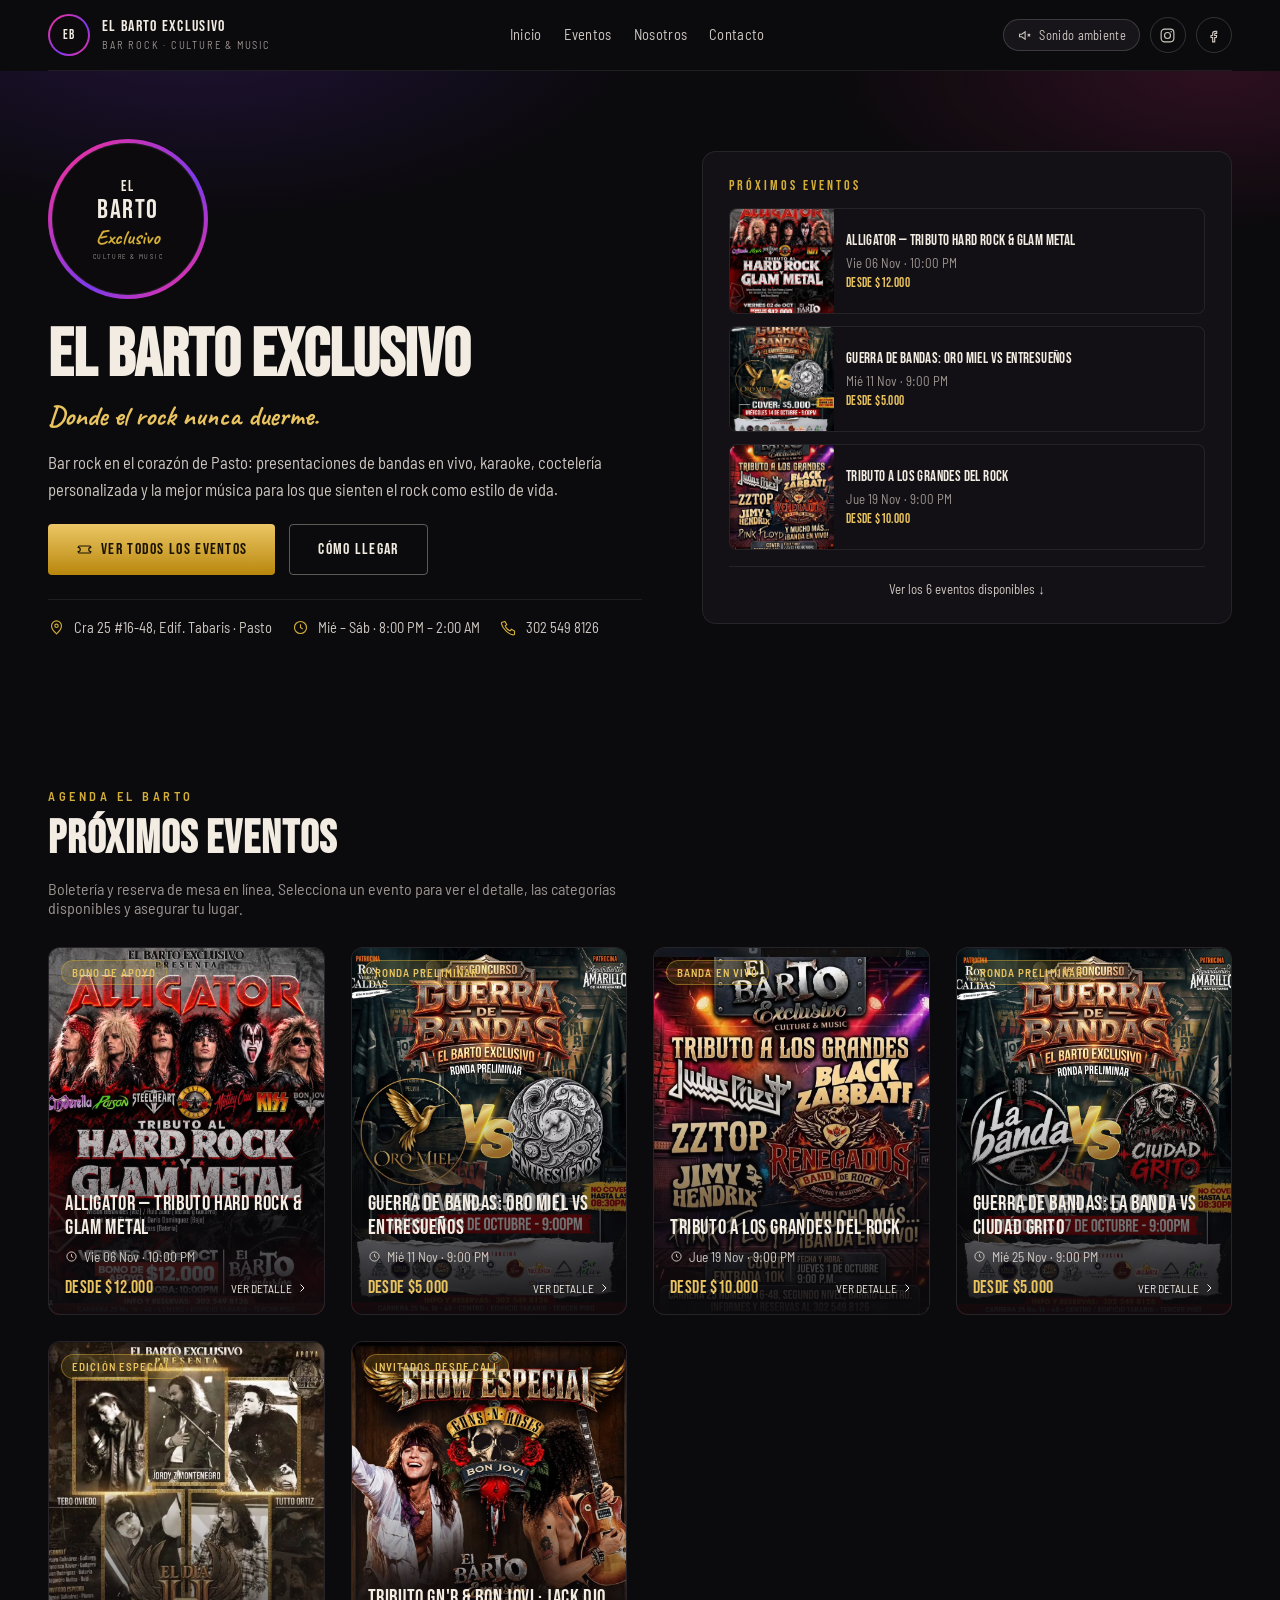
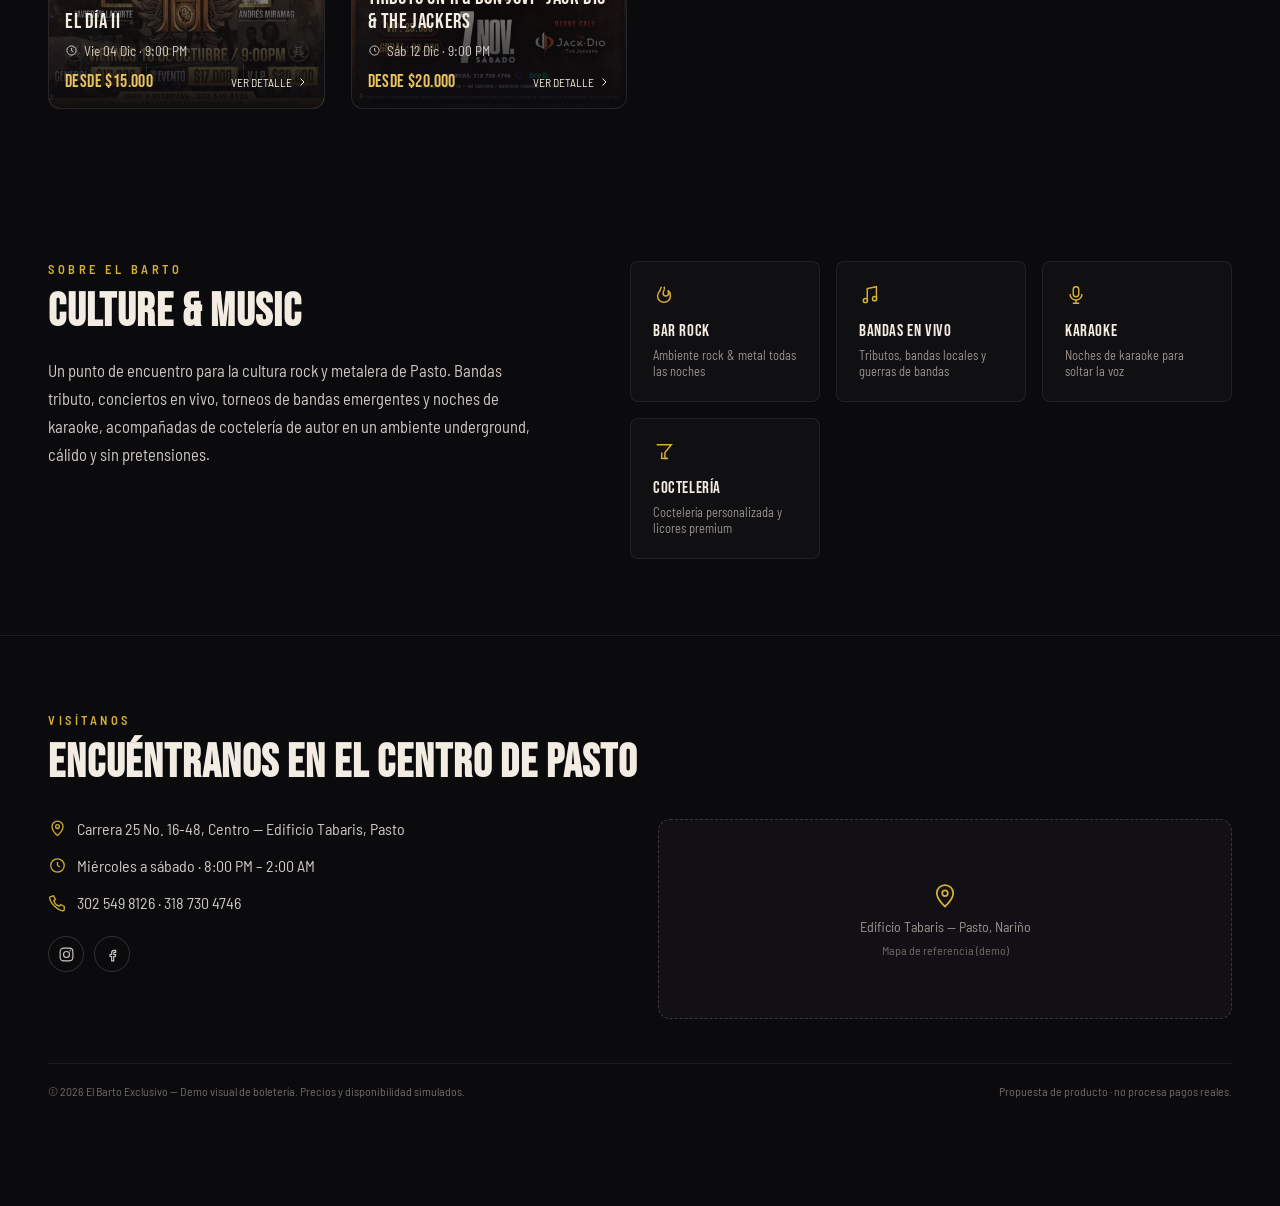
<file: index.html>
<!doctype html>
<html lang="es">
<head>
<meta charset="utf-8">
<meta name="viewport" content="width=device-width, initial-scale=1">
<title>El Barto Exclusivo — Bar Rock, Culture & Music</title>
<meta name="description" content="Demo visual de boletería — El Barto Exclusivo, bar rock en Pasto.">
<link rel="preconnect" href="https://fonts.googleapis.com">
<link href="https://fonts.googleapis.com/css2?family=Bebas+Neue&family=Barlow+Semi+Condensed:ital,wght@0,400;0,500;0,600;0,700;1,500&family=Caveat:wght@600;700&display=swap" rel="stylesheet">
<link rel="stylesheet" href="assets/css/style.css">
</head>
<body>

<header class="container">
  <nav class="nav">
    <a href="index.html" class="brand">
      <div class="badge badge-sm"><div class="badge-inner"><span>EB</span></div></div>
      <div>
        <div class="brand-text-name">EL BARTO EXCLUSIVO</div>
        <div class="brand-text-sub">BAR ROCK · CULTURE &amp; MUSIC</div>
      </div>
    </a>

    <div class="nav-links">
      <a href="#inicio">Inicio</a>
      <a href="#eventos">Eventos</a>
      <a href="#nosotros">Nosotros</a>
      <a href="#contacto">Contacto</a>
    </div>

    <div class="nav-controls">
      <button type="button" class="audio-toggle" data-audio-toggle aria-label="Activar o silenciar música ambiental">
        <svg class="icon-off" viewBox="0 0 24 24" width="15" height="15" fill="none" stroke="currentColor" stroke-width="1.7" aria-hidden="true"><path d="M4 10v4h3.5L13 18V6L7.5 10Z"/><path d="M17 9.5 21 13.5"/><path d="M21 9.5 17 13.5"/></svg>
        <svg class="icon-on" viewBox="0 0 24 24" width="15" height="15" fill="none" stroke="currentColor" stroke-width="1.7" aria-hidden="true"><path d="M4 10v4h3.5L13 18V6L7.5 10Z"/><path d="M16.5 9a4.2 4.2 0 0 1 0 6"/><path d="M19 6.5a8 8 0 0 1 0 11"/></svg>
        <span data-audio-label>Sonido ambiente</span>
      </button>
      <a class="icon-btn" href="https://instagram.com/el_barto_exclusivo" target="_blank" rel="noopener" aria-label="Instagram">
        <svg viewBox="0 0 24 24" width="17" height="17" fill="none" stroke="currentColor" stroke-width="1.6" aria-hidden="true"><rect x="3" y="3" width="18" height="18" rx="5"/><circle cx="12" cy="12" r="4.2"/><circle cx="17.2" cy="6.8" r="1" fill="currentColor" stroke="none"/></svg>
      </a>
      <a class="icon-btn" href="https://www.facebook.com/El-BARTO-Exclusivo-1071219942999122" target="_blank" rel="noopener" aria-label="Facebook">
        <svg viewBox="0 0 24 24" width="17" height="17" fill="none" stroke="currentColor" stroke-width="1.6" aria-hidden="true"><path d="M14 9h2.5V6.2h-2.3c-2.1 0-3.4 1.3-3.4 3.4V12H8.5v2.8h2.3V21h2.9v-6.2h2.3l.4-2.8h-2.7V9.9c0-.6.3-.9.9-.9Z"/></svg>
      </a>
    </div>
  </nav>
</header>

<!-- HERO: mitad marca / mitad eventos destacados -->
<section id="inicio" class="hero">
  <div class="container">
    <div class="hero-grid">

      <div class="hero-main">
        <div class="hero-brand-row">
          <div class="hero-badge">
            <div class="hero-badge-inner">
              <div class="hero-badge-el">EL</div>
              <div class="hero-badge-barto">BARTO</div>
              <div class="hero-badge-excl">Exclusivo</div>
              <div class="hero-badge-tag">CULTURE &amp; MUSIC</div>
            </div>
          </div>
          <div>
            <h1 class="hero-title">EL BARTO EXCLUSIVO</h1>
            <div class="hero-slogan">Donde el rock nunca duerme.</div>
          </div>
        </div>

        <p class="hero-desc">Bar rock en el corazón de Pasto: presentaciones de bandas en vivo, karaoke, coctelería personalizada y la mejor música para los que sienten el rock como estilo de vida.</p>

        <div class="hero-cta">
          <a class="btn btn-gold" href="#eventos">
            <svg viewBox="0 0 24 24" width="17" height="17" fill="none" stroke="currentColor" stroke-width="1.6" aria-hidden="true"><path d="M3 9a2 2 0 0 1 2-2h14a2 2 0 0 1 2 2 2 2 0 0 0 0 6 2 2 0 0 1-2 2H5a2 2 0 0 1-2-2 2 2 0 0 0 0-6Z"/></svg>
            VER TODOS LOS EVENTOS
          </a>
          <a class="btn btn-outline" href="#contacto">CÓMO LLEGAR</a>
        </div>

        <div class="hero-info">
          <div class="info-chip">
            <svg viewBox="0 0 24 24" width="17" height="17" fill="none" stroke="#d4af37" stroke-width="1.6" aria-hidden="true"><path d="M12 21s7-6.1 7-11.4A7 7 0 0 0 5 9.6C5 14.9 12 21 12 21Z"/><circle cx="12" cy="9.6" r="2.4"/></svg>
            Cra 25 #16-48, Edif. Tabaris · Pasto
          </div>
          <div class="info-chip">
            <svg viewBox="0 0 24 24" width="17" height="17" fill="none" stroke="#d4af37" stroke-width="1.6" aria-hidden="true"><circle cx="12" cy="12" r="8.5"/><path d="M12 7.5V12l3.2 2"/></svg>
            Mié – Sáb · 8:00 PM – 2:00 AM
          </div>
          <div class="info-chip">
            <svg viewBox="0 0 24 24" width="17" height="17" fill="none" stroke="#d4af37" stroke-width="1.6" aria-hidden="true"><path d="M7 3.5 9.5 8 7.3 9.8a11 11 0 0 0 6.9 6.9l1.8-2.2 4.5 2.5V21c0 .9-.8 1.6-1.7 1.5C11.8 21.7 2.8 12.7 2 6.2 1.9 5.3 2.6 4.5 3.5 4.5Z"/></svg>
            302 549 8126
          </div>
        </div>
      </div>

      <!-- Próximos eventos visibles de inmediato -->
      <div class="hero-events">
        <div class="hero-events-title">Próximos eventos</div>
        <div class="hero-events-list">
          <a class="mini-card" href="evento-1.html">
            <img src="img/evento_06.png" alt="Alligator — Tributo Hard Rock y Glam Metal">
            <div class="mini-card-body">
              <div class="mini-card-title">Alligator — Tributo Hard Rock &amp; Glam Metal</div>
              <div class="mini-card-date">Vie 06 Nov · 10:00 PM</div>
              <div class="mini-card-price">Desde $12.000</div>
            </div>
          </a>
          <a class="mini-card" href="evento-2.html">
            <img src="img/evento_02.png" alt="Guerra de Bandas: Oro Miel vs Entresueños">
            <div class="mini-card-body">
              <div class="mini-card-title">Guerra de Bandas: Oro Miel vs Entresueños</div>
              <div class="mini-card-date">Mié 11 Nov · 9:00 PM</div>
              <div class="mini-card-price">Desde $5.000</div>
            </div>
          </a>
          <a class="mini-card" href="evento-3.html">
            <img src="img/evento_05.png" alt="Tributo a los Grandes del Rock">
            <div class="mini-card-body">
              <div class="mini-card-title">Tributo a los Grandes del Rock</div>
              <div class="mini-card-date">Jue 19 Nov · 9:00 PM</div>
              <div class="mini-card-price">Desde $10.000</div>
            </div>
          </a>
        </div>
        <a class="hero-events-more" href="#eventos">Ver los 6 eventos disponibles ↓</a>
      </div>

    </div>
  </div>
</section>

<!-- EVENTOS (grid completo) -->
<section id="eventos" class="section">
  <div class="container">
    <div class="section-kicker">Agenda El Barto</div>
    <h2 class="section-title">PRÓXIMOS EVENTOS</h2>
    <p class="section-lead">Boletería y reserva de mesa en línea. Selecciona un evento para ver el detalle, las categorías disponibles y asegurar tu lugar.</p>

    <div class="events-grid">
      <a class="event-card" href="evento-1.html">
        <div class="event-card-media">
          <img src="img/evento_06.png" alt="Alligator — Tributo Hard Rock y Glam Metal">
          <div class="event-card-tag pill">Bono de apoyo</div>
          <div class="event-card-body">
            <div class="event-card-title">Alligator — Tributo Hard Rock &amp; Glam Metal</div>
            <div class="event-card-date">
              <svg viewBox="0 0 24 24" width="13" height="13" fill="none" stroke="#cfc8c2" stroke-width="1.8" aria-hidden="true"><circle cx="12" cy="12" r="8.5"/><path d="M12 7.5V12l3.2 2"/></svg>
              Vie 06 Nov · 10:00 PM
            </div>
            <div class="event-card-foot">
              <span class="event-card-price">Desde $12.000</span>
              <span class="event-card-cta">VER DETALLE
                <svg viewBox="0 0 24 24" width="12" height="12" fill="none" stroke="currentColor" stroke-width="2" aria-hidden="true"><path d="M9 5l7 7-7 7"/></svg>
              </span>
            </div>
          </div>
        </div>
      </a>

      <a class="event-card" href="evento-2.html">
        <div class="event-card-media">
          <img src="img/evento_02.png" alt="Guerra de Bandas: Oro Miel vs Entresueños">
          <div class="event-card-tag pill">Ronda preliminar</div>
          <div class="event-card-body">
            <div class="event-card-title">Guerra de Bandas: Oro Miel vs Entresueños</div>
            <div class="event-card-date">
              <svg viewBox="0 0 24 24" width="13" height="13" fill="none" stroke="#cfc8c2" stroke-width="1.8" aria-hidden="true"><circle cx="12" cy="12" r="8.5"/><path d="M12 7.5V12l3.2 2"/></svg>
              Mié 11 Nov · 9:00 PM
            </div>
            <div class="event-card-foot">
              <span class="event-card-price">Desde $5.000</span>
              <span class="event-card-cta">VER DETALLE
                <svg viewBox="0 0 24 24" width="12" height="12" fill="none" stroke="currentColor" stroke-width="2" aria-hidden="true"><path d="M9 5l7 7-7 7"/></svg>
              </span>
            </div>
          </div>
        </div>
      </a>

      <a class="event-card" href="evento-3.html">
        <div class="event-card-media">
          <img src="img/evento_05.png" alt="Tributo a los Grandes del Rock">
          <div class="event-card-tag pill">Banda en vivo</div>
          <div class="event-card-body">
            <div class="event-card-title">Tributo a los Grandes del Rock</div>
            <div class="event-card-date">
              <svg viewBox="0 0 24 24" width="13" height="13" fill="none" stroke="#cfc8c2" stroke-width="1.8" aria-hidden="true"><circle cx="12" cy="12" r="8.5"/><path d="M12 7.5V12l3.2 2"/></svg>
              Jue 19 Nov · 9:00 PM
            </div>
            <div class="event-card-foot">
              <span class="event-card-price">Desde $10.000</span>
              <span class="event-card-cta">VER DETALLE
                <svg viewBox="0 0 24 24" width="12" height="12" fill="none" stroke="currentColor" stroke-width="2" aria-hidden="true"><path d="M9 5l7 7-7 7"/></svg>
              </span>
            </div>
          </div>
        </div>
      </a>

      <a class="event-card" href="evento-4.html">
        <div class="event-card-media">
          <img src="img/evento_04.png" alt="Guerra de Bandas: La Banda vs Ciudad Grito">
          <div class="event-card-tag pill">Ronda preliminar</div>
          <div class="event-card-body">
            <div class="event-card-title">Guerra de Bandas: La Banda vs Ciudad Grito</div>
            <div class="event-card-date">
              <svg viewBox="0 0 24 24" width="13" height="13" fill="none" stroke="#cfc8c2" stroke-width="1.8" aria-hidden="true"><circle cx="12" cy="12" r="8.5"/><path d="M12 7.5V12l3.2 2"/></svg>
              Mié 25 Nov · 9:00 PM
            </div>
            <div class="event-card-foot">
              <span class="event-card-price">Desde $5.000</span>
              <span class="event-card-cta">VER DETALLE
                <svg viewBox="0 0 24 24" width="12" height="12" fill="none" stroke="currentColor" stroke-width="2" aria-hidden="true"><path d="M9 5l7 7-7 7"/></svg>
              </span>
            </div>
          </div>
        </div>
      </a>

      <a class="event-card" href="evento-5.html">
        <div class="event-card-media">
          <img src="img/evento_01.png" alt="El Día II">
          <div class="event-card-tag pill">Edición especial</div>
          <div class="event-card-body">
            <div class="event-card-title">El Día II</div>
            <div class="event-card-date">
              <svg viewBox="0 0 24 24" width="13" height="13" fill="none" stroke="#cfc8c2" stroke-width="1.8" aria-hidden="true"><circle cx="12" cy="12" r="8.5"/><path d="M12 7.5V12l3.2 2"/></svg>
              Vie 04 Dic · 9:00 PM
            </div>
            <div class="event-card-foot">
              <span class="event-card-price">Desde $15.000</span>
              <span class="event-card-cta">VER DETALLE
                <svg viewBox="0 0 24 24" width="12" height="12" fill="none" stroke="currentColor" stroke-width="2" aria-hidden="true"><path d="M9 5l7 7-7 7"/></svg>
              </span>
            </div>
          </div>
        </div>
      </a>

      <a class="event-card" href="evento-6.html">
        <div class="event-card-media">
          <img src="img/evento_03.png" alt="Tributo a Guns N' Roses y Bon Jovi">
          <div class="event-card-tag pill">Invitados desde Cali</div>
          <div class="event-card-body">
            <div class="event-card-title">Tributo GN'R &amp; Bon Jovi · Jack Dio &amp; The Jackers</div>
            <div class="event-card-date">
              <svg viewBox="0 0 24 24" width="13" height="13" fill="none" stroke="#cfc8c2" stroke-width="1.8" aria-hidden="true"><circle cx="12" cy="12" r="8.5"/><path d="M12 7.5V12l3.2 2"/></svg>
              Sáb 12 Dic · 9:00 PM
            </div>
            <div class="event-card-foot">
              <span class="event-card-price">Desde $20.000</span>
              <span class="event-card-cta">VER DETALLE
                <svg viewBox="0 0 24 24" width="12" height="12" fill="none" stroke="currentColor" stroke-width="2" aria-hidden="true"><path d="M9 5l7 7-7 7"/></svg>
              </span>
            </div>
          </div>
        </div>
      </a>
    </div>
  </div>
</section>

<!-- NOSOTROS -->
<section id="nosotros" class="section">
  <div class="container">
    <div class="about-grid">
      <div class="about-text">
        <div class="section-kicker">Sobre El Barto</div>
        <h2 class="section-title">CULTURE &amp; MUSIC</h2>
        <p>Un punto de encuentro para la cultura rock y metalera de Pasto. Bandas tributo, conciertos en vivo, torneos de bandas emergentes y noches de karaoke, acompañadas de coctelería de autor en un ambiente underground, cálido y sin pretensiones.</p>
      </div>
      <div class="about-chips">
        <div class="chip">
          <svg viewBox="0 0 24 24" width="22" height="22" fill="none" stroke="#d4af37" stroke-width="1.6" aria-hidden="true"><path d="M12 3c2 3-1 4-1 7a3 3 0 0 0 6 0c0-1 0-2-1-3 2 1 3 3.5 3 6a7 7 0 1 1-14 0c0-4 3-5 3-7 0-1.5 1.5-2.5 1.5-2.5"/></svg>
          <div class="chip-title">BAR ROCK</div>
          <div class="chip-sub">Ambiente rock &amp; metal todas las noches</div>
        </div>
        <div class="chip">
          <svg viewBox="0 0 24 24" width="22" height="22" fill="none" stroke="#d4af37" stroke-width="1.6" aria-hidden="true"><path d="M9 18V5l10-2v13"/><circle cx="7" cy="18" r="2.3"/><circle cx="17" cy="16" r="2.3"/></svg>
          <div class="chip-title">BANDAS EN VIVO</div>
          <div class="chip-sub">Tributos, bandas locales y guerras de bandas</div>
        </div>
        <div class="chip">
          <svg viewBox="0 0 24 24" width="22" height="22" fill="none" stroke="#d4af37" stroke-width="1.6" aria-hidden="true"><rect x="9" y="3" width="6" height="11" rx="3"/><path d="M5.5 11a6.5 6.5 0 0 0 13 0"/><path d="M12 17.5V21"/><path d="M8.5 21h7"/></svg>
          <div class="chip-title">KARAOKE</div>
          <div class="chip-sub">Noches de karaoke para soltar la voz</div>
        </div>
        <div class="chip">
          <svg viewBox="0 0 24 24" width="22" height="22" fill="none" stroke="#d4af37" stroke-width="1.6" aria-hidden="true"><path d="M4 4h16l-7 8.5V19h3.5"/><path d="M8.5 19h7"/><path d="M9.5 19V12.5"/></svg>
          <div class="chip-title">COCTELERÍA</div>
          <div class="chip-sub">Coctelería personalizada y licores premium</div>
        </div>
      </div>
    </div>
  </div>
</section>

<!-- CONTACTO -->
<section id="contacto" class="section" style="border-top:1px solid var(--border);">
  <div class="container">
    <div class="section-kicker">Visítanos</div>
    <h2 class="section-title">ENCUÉNTRANOS EN EL CENTRO DE PASTO</h2>

    <div class="contact-grid">
      <div class="contact-col">
        <div class="contact-item">
          <svg viewBox="0 0 24 24" width="19" height="19" fill="none" stroke="#d4af37" stroke-width="1.6" aria-hidden="true"><path d="M12 21s7-6.1 7-11.4A7 7 0 0 0 5 9.6C5 14.9 12 21 12 21Z"/><circle cx="12" cy="9.6" r="2.4"/></svg>
          Carrera 25 No. 16-48, Centro — Edificio Tabaris, Pasto
        </div>
        <div class="contact-item">
          <svg viewBox="0 0 24 24" width="19" height="19" fill="none" stroke="#d4af37" stroke-width="1.6" aria-hidden="true"><circle cx="12" cy="12" r="8.5"/><path d="M12 7.5V12l3.2 2"/></svg>
          Miércoles a sábado · 8:00 PM – 2:00 AM
        </div>
        <div class="contact-item">
          <svg viewBox="0 0 24 24" width="19" height="19" fill="none" stroke="#d4af37" stroke-width="1.6" aria-hidden="true"><path d="M7 3.5 9.5 8 7.3 9.8a11 11 0 0 0 6.9 6.9l1.8-2.2 4.5 2.5V21c0 .9-.8 1.6-1.7 1.5C11.8 21.7 2.8 12.7 2 6.2 1.9 5.3 2.6 4.5 3.5 4.5Z"/></svg>
          302 549 8126 · 318 730 4746
        </div>
        <div class="contact-socials">
          <a class="icon-btn" href="https://instagram.com/el_barto_exclusivo" target="_blank" rel="noopener" aria-label="Instagram">
            <svg viewBox="0 0 24 24" width="17" height="17" fill="none" stroke="currentColor" stroke-width="1.6" aria-hidden="true"><rect x="3" y="3" width="18" height="18" rx="5"/><circle cx="12" cy="12" r="4.2"/><circle cx="17.2" cy="6.8" r="1" fill="currentColor" stroke="none"/></svg>
          </a>
          <a class="icon-btn" href="https://www.facebook.com/El-BARTO-Exclusivo-1071219942999122" target="_blank" rel="noopener" aria-label="Facebook">
            <svg viewBox="0 0 24 24" width="17" height="17" fill="none" stroke="currentColor" stroke-width="1.6" aria-hidden="true"><path d="M14 9h2.5V6.2h-2.3c-2.1 0-3.4 1.3-3.4 3.4V12H8.5v2.8h2.3V21h2.9v-6.2h2.3l.4-2.8h-2.7V9.9c0-.6.3-.9.9-.9Z"/></svg>
          </a>
        </div>
      </div>

      <div class="map-box">
        <svg viewBox="0 0 24 24" width="28" height="28" fill="none" stroke="#d4af37" stroke-width="1.5" aria-hidden="true"><path d="M12 21s7-6.1 7-11.4A7 7 0 0 0 5 9.6C5 14.9 12 21 12 21Z"/><circle cx="12" cy="9.6" r="2.4"/></svg>
        <div style="font-size:14px;">Edificio Tabaris — Pasto, Nariño</div>
        <div style="font-size:12px;color:var(--text-faint);">Mapa de referencia (demo)</div>
      </div>
    </div>

    <div class="footer-bar">
      <div>© 2026 El Barto Exclusivo — Demo visual de boletería. Precios y disponibilidad simulados.</div>
      <div>Propuesta de producto · no procesa pagos reales.</div>
    </div>
  </div>
</section>

<script src="assets/js/app.js"></script>
<script>document.addEventListener('DOMContentLoaded', function () { ElBarto.initAmbientAudio(); });</script>
</body>
</html>
</file>
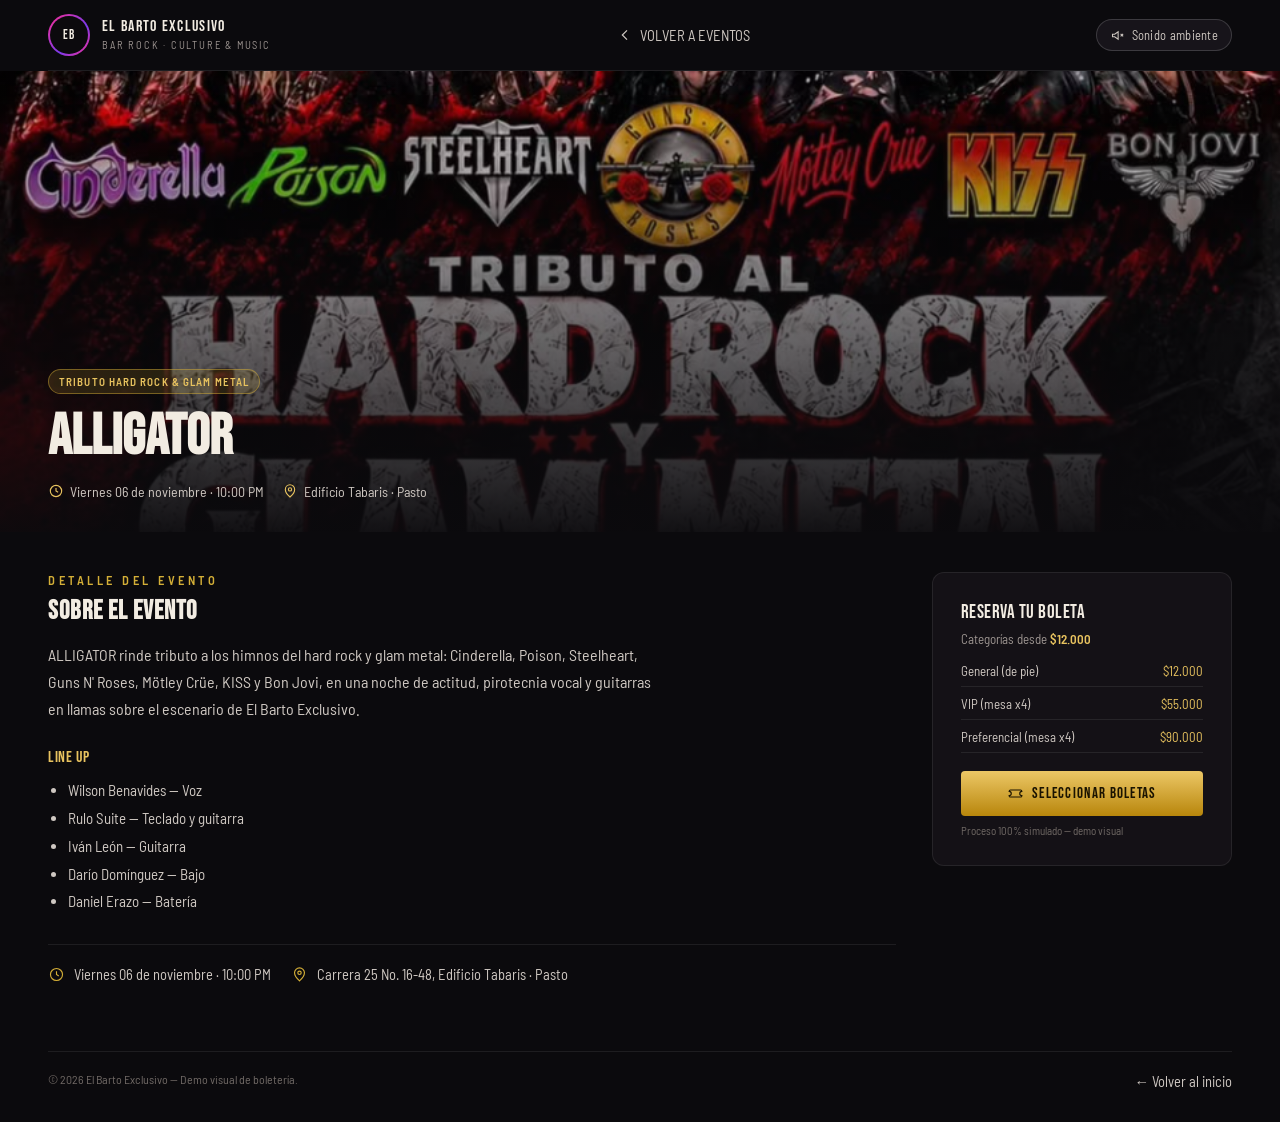
<file: evento-1.html>
<!doctype html>
<html lang="es">
<head>
<meta charset="utf-8">
<meta name="viewport" content="width=device-width, initial-scale=1">
<title>Alligator — Tributo Hard Rock &amp; Glam Metal | El Barto Exclusivo</title>
<link rel="preconnect" href="https://fonts.googleapis.com">
<link href="https://fonts.googleapis.com/css2?family=Bebas+Neue&family=Barlow+Semi+Condensed:ital,wght@0,400;0,500;0,600;0,700;1,500&family=Caveat:wght@600;700&display=swap" rel="stylesheet">
<link rel="stylesheet" href="assets/css/style.css">
</head>
<body>

<header class="container">
  <nav class="nav">
    <a href="index.html" class="brand">
      <div class="badge badge-sm"><div class="badge-inner"><span>EB</span></div></div>
      <div>
        <div class="brand-text-name">EL BARTO EXCLUSIVO</div>
        <div class="brand-text-sub">BAR ROCK · CULTURE &amp; MUSIC</div>
      </div>
    </a>

    <a href="index.html" class="back-link">
      <svg viewBox="0 0 24 24" width="16" height="16" fill="none" stroke="currentColor" stroke-width="1.8" aria-hidden="true"><path d="M15 5 8 12l7 7"/></svg>
      VOLVER A EVENTOS
    </a>

    <div class="nav-controls">
      <button type="button" class="audio-toggle" data-audio-toggle aria-label="Activar o silenciar música ambiental">
        <svg class="icon-off" viewBox="0 0 24 24" width="15" height="15" fill="none" stroke="currentColor" stroke-width="1.7" aria-hidden="true"><path d="M4 10v4h3.5L13 18V6L7.5 10Z"/><path d="M17 9.5 21 13.5"/><path d="M21 9.5 17 13.5"/></svg>
        <svg class="icon-on" viewBox="0 0 24 24" width="15" height="15" fill="none" stroke="currentColor" stroke-width="1.7" aria-hidden="true"><path d="M4 10v4h3.5L13 18V6L7.5 10Z"/><path d="M16.5 9a4.2 4.2 0 0 1 0 6"/><path d="M19 6.5a8 8 0 0 1 0 11"/></svg>
        <span data-audio-label>Sonido ambiente</span>
      </button>
    </div>
  </nav>
</header>

<div class="detail-hero">
  <img src="img/evento_06.png" alt="Alligator — Tributo Hard Rock y Glam Metal">
  <div class="detail-hero-content">
    <span class="pill">Tributo Hard Rock &amp; Glam Metal</span>
    <h1 class="detail-title">ALLIGATOR</h1>
    <div class="detail-meta">
      <span><svg viewBox="0 0 24 24" width="16" height="16" fill="none" stroke="#e8c35f" stroke-width="1.7" aria-hidden="true"><circle cx="12" cy="12" r="8.5"/><path d="M12 7.5V12l3.2 2"/></svg>Viernes 06 de noviembre · 10:00 PM</span>
      <span><svg viewBox="0 0 24 24" width="16" height="16" fill="none" stroke="#e8c35f" stroke-width="1.7" aria-hidden="true"><path d="M12 21s7-6.1 7-11.4A7 7 0 0 0 5 9.6C5 14.9 12 21 12 21Z"/><circle cx="12" cy="9.6" r="2.4"/></svg>Edificio Tabaris · Pasto</span>
    </div>
  </div>
</div>

<main class="container">
  <div class="detail-grid">
    <div class="detail-main">
      <div class="section-kicker">Detalle del evento</div>
      <h2 class="section-title" style="font-size:26px;">SOBRE EL EVENTO</h2>
      <p class="lead">ALLIGATOR rinde tributo a los himnos del hard rock y glam metal: Cinderella, Poison, Steelheart, Guns N' Roses, Mötley Crüe, KISS y Bon Jovi, en una noche de actitud, pirotecnia vocal y guitarras en llamas sobre el escenario de El Barto Exclusivo.</p>

      <div class="lineup-title">LINE UP</div>
      <ul class="lineup-list">
        <li>Wilson Benavides — Voz</li>
        <li>Rulo Suite — Teclado y guitarra</li>
        <li>Iván León — Guitarra</li>
        <li>Darío Domínguez — Bajo</li>
        <li>Daniel Erazo — Batería</li>
      </ul>

      <div class="detail-info-row">
        <div class="info-chip"><svg viewBox="0 0 24 24" width="17" height="17" fill="none" stroke="#d4af37" stroke-width="1.6" aria-hidden="true"><circle cx="12" cy="12" r="8.5"/><path d="M12 7.5V12l3.2 2"/></svg>Viernes 06 de noviembre · 10:00 PM</div>
        <div class="info-chip"><svg viewBox="0 0 24 24" width="17" height="17" fill="none" stroke="#d4af37" stroke-width="1.6" aria-hidden="true"><path d="M12 21s7-6.1 7-11.4A7 7 0 0 0 5 9.6C5 14.9 12 21 12 21Z"/><circle cx="12" cy="9.6" r="2.4"/></svg>Carrera 25 No. 16-48, Edificio Tabaris · Pasto</div>
      </div>
    </div>

    <div class="detail-side">
      <div class="reserve-card">
        <div class="reserve-title">RESERVA TU BOLETA</div>
        <div class="reserve-sub">Categorías desde <strong data-price-from>$0</strong></div>
        <ul class="reserve-list" id="reserveList">
          <li><span>General (de pie)</span><span>$12.000</span></li>
          <li><span>VIP (mesa x4)</span><span>$55.000</span></li>
          <li><span>Preferencial (mesa x4)</span><span>$90.000</span></li>
        </ul>
        <button type="button" class="btn btn-gold" data-open-booking>
          <svg viewBox="0 0 24 24" width="17" height="17" fill="none" stroke="currentColor" stroke-width="1.6" aria-hidden="true"><path d="M3 9a2 2 0 0 1 2-2h14a2 2 0 0 1 2 2 2 2 0 0 0 0 6 2 2 0 0 1-2 2H5a2 2 0 0 1-2-2 2 2 0 0 0 0-6Z"/></svg>
          SELECCIONAR BOLETAS
        </button>
        <div class="reserve-note">Proceso 100% simulado — demo visual</div>
      </div>
    </div>
  </div>

  <div class="footer-bar">
    <div>© 2026 El Barto Exclusivo — Demo visual de boletería.</div>
    <a href="index.html" class="back-link">← Volver al inicio</a>
  </div>
</main>

<!-- Flujo de reserva / pago (simulado) — vista completa, no un modal pequeño -->
<div class="modal-overlay" id="bookingModal" hidden>
  <div class="booking-header">
    <div>
      <div class="step-label">Selecciona tu ubicación</div>
      <div class="booking-event-name" id="modalEventName"></div>
    </div>
    <button type="button" class="modal-close" id="modalClose" aria-label="Cerrar">
      <svg viewBox="0 0 24 24" width="18" height="18" fill="none" stroke="currentColor" stroke-width="1.8" aria-hidden="true"><path d="M6 6l12 12M18 6 6 18"/></svg>
    </button>
  </div>

  <div class="booking-body">
    <div class="modal-step wide" id="stepBooking">
      <div class="step-label">Paso 1 de 3 · Mapa del evento</div>
      <h3 class="modal-title">ELIGE TU UBICACIÓN</h3>
      <div class="modal-subtitle">Toca una mesa o una zona para ver disponibilidad y precio. Entre más cerca de la tarima, mayor la categoría.</div>

      <div class="venue-map" id="venueMap"></div>

      <div class="venue-footer">
        <div class="qty-row" id="qtyRow" hidden>
          <div class="qty-label">Cantidad de boletas</div>
          <div class="qty-control">
            <button type="button" class="qty-btn" id="qtyDec">−</button>
            <span class="qty-value" id="qtyValue">1</span>
            <button type="button" class="qty-btn" id="qtyInc">+</button>
          </div>
        </div>

        <div class="venue-legend">
          <span><i style="background:transparent;border-color:rgba(212,175,55,.6)"></i>Disponible</span>
          <span><i style="background:#1c181c;border-color:rgba(255,255,255,.08)"></i>Ocupada</span>
          <span><i style="background:#d4af37;border-color:#d4af37"></i>Seleccionada</span>
        </div>

        <div class="subtotal-row">
          <div>
            <div class="subtotal-label">Subtotal</div>
            <div class="subtotal-value" id="subtotalValue">$0</div>
          </div>
          <button type="button" class="btn btn-gold" id="goPaymentBtn" disabled>CONTINUAR AL PAGO</button>
        </div>
      </div>
    </div>

    <div class="modal-step narrow" id="stepPayment" hidden>
      <div class="step-label">Paso 2 de 3 · Pago</div>
      <h3 class="modal-title">DATOS DEL CLIENTE</h3>
      <div class="modal-note">Simulación de pago — no se procesa ningún cobro real.</div>

      <div class="form-fields">
        <label class="field">Nombre completo<input type="text" id="custName" placeholder="Nombre y apellido"></label>
        <label class="field">Correo electrónico<input type="email" id="custEmail" placeholder="correo@ejemplo.com"></label>
        <label class="field">Teléfono (opcional)<input type="tel" id="custPhone" placeholder="300 000 0000"></label>
      </div>

      <div class="summary-card">
        <div class="summary-row"><span id="summaryLine"></span><span id="summaryPrice"></span></div>
        <div class="summary-row small"><span>Servicio</span><span>$0</span></div>
        <div class="summary-row total"><span>TOTAL</span><span id="summaryTotal"></span></div>
      </div>

      <div class="modal-actions">
        <button type="button" class="btn btn-outline" id="backToBookingBtn">VOLVER</button>
        <button type="button" class="btn btn-gold" id="payBtn">PAGAR</button>
      </div>
    </div>

    <div class="modal-step narrow" id="stepProcessing" hidden>
      <div class="processing">
        <div class="spinner"></div>
        <div class="processing-text">Procesando pago...</div>
      </div>
    </div>

    <div class="modal-step narrow" id="stepConfirmation" hidden>
      <div class="step-label center">Paso 3 de 3 · Confirmación</div>
      <div class="confirm-head">
        <div class="confirm-icon">
          <svg viewBox="0 0 24 24" width="30" height="30" fill="none" stroke="#e8c35f" stroke-width="1.8" aria-hidden="true"><circle cx="12" cy="12" r="9.5"/><path d="M8 12.2l2.6 2.6L16.2 9"/></svg>
        </div>
        <h3 class="modal-title">¡PAGO PROCESADO CON ÉXITO!</h3>
        <div class="modal-note">Tu reserva ha sido confirmada (simulación).</div>
      </div>

      <div class="ticket-card">
        <div class="ticket-qr"></div>
        <div>
          <div class="ticket-event" id="ticketEvent"></div>
          <div class="ticket-date" id="ticketDate"></div>
          <div class="ticket-summary" id="ticketSummary"></div>
          <div class="ticket-code" id="ticketCode"></div>
        </div>
      </div>

      <div class="modal-actions">
        <button type="button" class="btn btn-outline" id="backToDetailBtn">VOLVER AL EVENTO</button>
        <a class="btn btn-gold" href="index.html">IR AL INICIO</a>
      </div>
    </div>
  </div>
</div>

<script src="assets/js/app.js"></script>
<script>
document.addEventListener('DOMContentLoaded', function () {
  ElBarto.initAmbientAudio();
  ElBarto.initBooking({
    title: "Alligator — Tributo Hard Rock & Glam Metal",
    shortTitle: "ALLIGATOR",
    dateLabel: "Viernes 06 de noviembre · 10:00 PM",
    code: "EB-00118",
    zones: [
      { id: 'preferencial', name: 'Preferencial', price: 90000, desc: 'Mesas junto a la tarima (4 personas)', type: 'tables', tablesCount: 5, tablesReserved: [2, 4] },
      { id: 'vip', name: 'VIP', price: 55000, desc: 'Mesas laterales con buena vista (4 personas)', type: 'tables', tablesCount: 7, tablesReserved: [1, 5, 6] },
      { id: 'general', name: 'General', price: 12000, desc: 'Zona de pie, al fondo del recinto', type: 'zone', availLabel: 'Disponible' }
    ]
  });
});
</script>
</body>
</html>
</file>
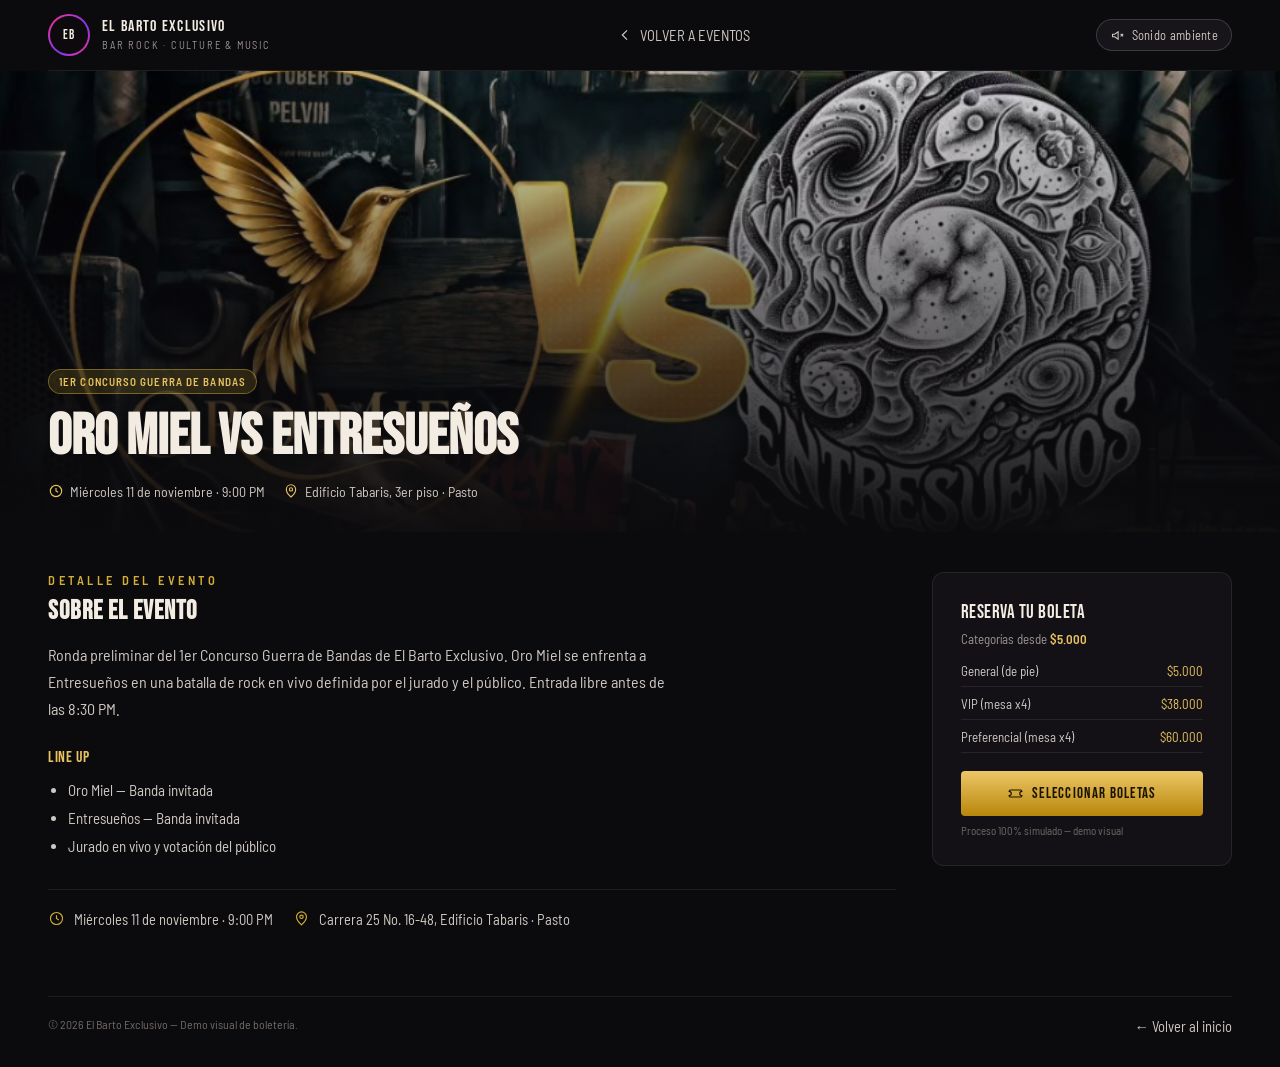
<file: evento-2.html>
<!doctype html>
<html lang="es">
<head>
<meta charset="utf-8">
<meta name="viewport" content="width=device-width, initial-scale=1">
<title>Guerra de Bandas: Oro Miel vs Entresueños | El Barto Exclusivo</title>
<link rel="preconnect" href="https://fonts.googleapis.com">
<link href="https://fonts.googleapis.com/css2?family=Bebas+Neue&family=Barlow+Semi+Condensed:ital,wght@0,400;0,500;0,600;0,700;1,500&family=Caveat:wght@600;700&display=swap" rel="stylesheet">
<link rel="stylesheet" href="assets/css/style.css">
</head>
<body>

<header class="container">
  <nav class="nav">
    <a href="index.html" class="brand">
      <div class="badge badge-sm"><div class="badge-inner"><span>EB</span></div></div>
      <div>
        <div class="brand-text-name">EL BARTO EXCLUSIVO</div>
        <div class="brand-text-sub">BAR ROCK · CULTURE &amp; MUSIC</div>
      </div>
    </a>

    <a href="index.html" class="back-link">
      <svg viewBox="0 0 24 24" width="16" height="16" fill="none" stroke="currentColor" stroke-width="1.8" aria-hidden="true"><path d="M15 5 8 12l7 7"/></svg>
      VOLVER A EVENTOS
    </a>

    <div class="nav-controls">
      <button type="button" class="audio-toggle" data-audio-toggle aria-label="Activar o silenciar música ambiental">
        <svg class="icon-off" viewBox="0 0 24 24" width="15" height="15" fill="none" stroke="currentColor" stroke-width="1.7" aria-hidden="true"><path d="M4 10v4h3.5L13 18V6L7.5 10Z"/><path d="M17 9.5 21 13.5"/><path d="M21 9.5 17 13.5"/></svg>
        <svg class="icon-on" viewBox="0 0 24 24" width="15" height="15" fill="none" stroke="currentColor" stroke-width="1.7" aria-hidden="true"><path d="M4 10v4h3.5L13 18V6L7.5 10Z"/><path d="M16.5 9a4.2 4.2 0 0 1 0 6"/><path d="M19 6.5a8 8 0 0 1 0 11"/></svg>
        <span data-audio-label>Sonido ambiente</span>
      </button>
    </div>
  </nav>
</header>

<div class="detail-hero">
  <img src="img/evento_02.png" alt="Guerra de Bandas: Oro Miel vs Entresueños">
  <div class="detail-hero-content">
    <span class="pill">1er Concurso Guerra de Bandas</span>
    <h1 class="detail-title">ORO MIEL VS ENTRESUEÑOS</h1>
    <div class="detail-meta">
      <span><svg viewBox="0 0 24 24" width="16" height="16" fill="none" stroke="#e8c35f" stroke-width="1.7" aria-hidden="true"><circle cx="12" cy="12" r="8.5"/><path d="M12 7.5V12l3.2 2"/></svg>Miércoles 11 de noviembre · 9:00 PM</span>
      <span><svg viewBox="0 0 24 24" width="16" height="16" fill="none" stroke="#e8c35f" stroke-width="1.7" aria-hidden="true"><path d="M12 21s7-6.1 7-11.4A7 7 0 0 0 5 9.6C5 14.9 12 21 12 21Z"/><circle cx="12" cy="9.6" r="2.4"/></svg>Edificio Tabaris, 3er piso · Pasto</span>
    </div>
  </div>
</div>

<main class="container">
  <div class="detail-grid">
    <div class="detail-main">
      <div class="section-kicker">Detalle del evento</div>
      <h2 class="section-title" style="font-size:26px;">SOBRE EL EVENTO</h2>
      <p class="lead">Ronda preliminar del 1er Concurso Guerra de Bandas de El Barto Exclusivo. Oro Miel se enfrenta a Entresueños en una batalla de rock en vivo definida por el jurado y el público. Entrada libre antes de las 8:30 PM.</p>

      <div class="lineup-title">LINE UP</div>
      <ul class="lineup-list">
        <li>Oro Miel — Banda invitada</li>
        <li>Entresueños — Banda invitada</li>
        <li>Jurado en vivo y votación del público</li>
      </ul>

      <div class="detail-info-row">
        <div class="info-chip"><svg viewBox="0 0 24 24" width="17" height="17" fill="none" stroke="#d4af37" stroke-width="1.6" aria-hidden="true"><circle cx="12" cy="12" r="8.5"/><path d="M12 7.5V12l3.2 2"/></svg>Miércoles 11 de noviembre · 9:00 PM</div>
        <div class="info-chip"><svg viewBox="0 0 24 24" width="17" height="17" fill="none" stroke="#d4af37" stroke-width="1.6" aria-hidden="true"><path d="M12 21s7-6.1 7-11.4A7 7 0 0 0 5 9.6C5 14.9 12 21 12 21Z"/><circle cx="12" cy="9.6" r="2.4"/></svg>Carrera 25 No. 16-48, Edificio Tabaris · Pasto</div>
      </div>
    </div>

    <div class="detail-side">
      <div class="reserve-card">
        <div class="reserve-title">RESERVA TU BOLETA</div>
        <div class="reserve-sub">Categorías desde <strong data-price-from>$0</strong></div>
        <ul class="reserve-list" id="reserveList">
          <li><span>General (de pie)</span><span>$5.000</span></li>
          <li><span>VIP (mesa x4)</span><span>$38.000</span></li>
          <li><span>Preferencial (mesa x4)</span><span>$60.000</span></li>
        </ul>
        <button type="button" class="btn btn-gold" data-open-booking>
          <svg viewBox="0 0 24 24" width="17" height="17" fill="none" stroke="currentColor" stroke-width="1.6" aria-hidden="true"><path d="M3 9a2 2 0 0 1 2-2h14a2 2 0 0 1 2 2 2 2 0 0 0 0 6 2 2 0 0 1-2 2H5a2 2 0 0 1-2-2 2 2 0 0 0 0-6Z"/></svg>
          SELECCIONAR BOLETAS
        </button>
        <div class="reserve-note">Proceso 100% simulado — demo visual</div>
      </div>
    </div>
  </div>

  <div class="footer-bar">
    <div>© 2026 El Barto Exclusivo — Demo visual de boletería.</div>
    <a href="index.html" class="back-link">← Volver al inicio</a>
  </div>
</main>

<div class="modal-overlay" id="bookingModal" hidden>
  <div class="booking-header">
    <div>
      <div class="step-label">Selecciona tu ubicación</div>
      <div class="booking-event-name" id="modalEventName"></div>
    </div>
    <button type="button" class="modal-close" id="modalClose" aria-label="Cerrar">
      <svg viewBox="0 0 24 24" width="18" height="18" fill="none" stroke="currentColor" stroke-width="1.8" aria-hidden="true"><path d="M6 6l12 12M18 6 6 18"/></svg>
    </button>
  </div>

  <div class="booking-body">
    <div class="modal-step wide" id="stepBooking">
      <div class="step-label">Paso 1 de 3 · Mapa del evento</div>
      <h3 class="modal-title">ELIGE TU UBICACIÓN</h3>
      <div class="modal-subtitle">Toca una mesa o una zona para ver disponibilidad y precio. Entre más cerca de la tarima, mayor la categoría.</div>

      <div class="venue-map" id="venueMap"></div>

      <div class="venue-footer">
        <div class="qty-row" id="qtyRow" hidden>
          <div class="qty-label">Cantidad de boletas</div>
          <div class="qty-control">
            <button type="button" class="qty-btn" id="qtyDec">−</button>
            <span class="qty-value" id="qtyValue">1</span>
            <button type="button" class="qty-btn" id="qtyInc">+</button>
          </div>
        </div>

        <div class="venue-legend">
          <span><i style="background:transparent;border-color:rgba(212,175,55,.6)"></i>Disponible</span>
          <span><i style="background:#1c181c;border-color:rgba(255,255,255,.08)"></i>Ocupada</span>
          <span><i style="background:#d4af37;border-color:#d4af37"></i>Seleccionada</span>
        </div>

        <div class="subtotal-row">
          <div>
            <div class="subtotal-label">Subtotal</div>
            <div class="subtotal-value" id="subtotalValue">$0</div>
          </div>
          <button type="button" class="btn btn-gold" id="goPaymentBtn" disabled>CONTINUAR AL PAGO</button>
        </div>
      </div>
    </div>

    <div class="modal-step narrow" id="stepPayment" hidden>
      <div class="step-label">Paso 2 de 3 · Pago</div>
      <h3 class="modal-title">DATOS DEL CLIENTE</h3>
      <div class="modal-note">Simulación de pago — no se procesa ningún cobro real.</div>

      <div class="form-fields">
        <label class="field">Nombre completo<input type="text" id="custName" placeholder="Nombre y apellido"></label>
        <label class="field">Correo electrónico<input type="email" id="custEmail" placeholder="correo@ejemplo.com"></label>
        <label class="field">Teléfono (opcional)<input type="tel" id="custPhone" placeholder="300 000 0000"></label>
      </div>

      <div class="summary-card">
        <div class="summary-row"><span id="summaryLine"></span><span id="summaryPrice"></span></div>
        <div class="summary-row small"><span>Servicio</span><span>$0</span></div>
        <div class="summary-row total"><span>TOTAL</span><span id="summaryTotal"></span></div>
      </div>

      <div class="modal-actions">
        <button type="button" class="btn btn-outline" id="backToBookingBtn">VOLVER</button>
        <button type="button" class="btn btn-gold" id="payBtn">PAGAR</button>
      </div>
    </div>

    <div class="modal-step narrow" id="stepProcessing" hidden>
      <div class="processing">
        <div class="spinner"></div>
        <div class="processing-text">Procesando pago...</div>
      </div>
    </div>

    <div class="modal-step narrow" id="stepConfirmation" hidden>
      <div class="step-label center">Paso 3 de 3 · Confirmación</div>
      <div class="confirm-head">
        <div class="confirm-icon">
          <svg viewBox="0 0 24 24" width="30" height="30" fill="none" stroke="#e8c35f" stroke-width="1.8" aria-hidden="true"><circle cx="12" cy="12" r="9.5"/><path d="M8 12.2l2.6 2.6L16.2 9"/></svg>
        </div>
        <h3 class="modal-title">¡PAGO PROCESADO CON ÉXITO!</h3>
        <div class="modal-note">Tu reserva ha sido confirmada (simulación).</div>
      </div>

      <div class="ticket-card">
        <div class="ticket-qr"></div>
        <div>
          <div class="ticket-event" id="ticketEvent"></div>
          <div class="ticket-date" id="ticketDate"></div>
          <div class="ticket-summary" id="ticketSummary"></div>
          <div class="ticket-code" id="ticketCode"></div>
        </div>
      </div>

      <div class="modal-actions">
        <button type="button" class="btn btn-outline" id="backToDetailBtn">VOLVER AL EVENTO</button>
        <a class="btn btn-gold" href="index.html">IR AL INICIO</a>
      </div>
    </div>
  </div>
</div>

<script src="assets/js/app.js"></script>
<script>
document.addEventListener('DOMContentLoaded', function () {
  ElBarto.initAmbientAudio();
  ElBarto.initBooking({
    title: "Guerra de Bandas: Oro Miel vs Entresueños",
    shortTitle: "GUERRA DE BANDAS",
    dateLabel: "Miércoles 11 de noviembre · 9:00 PM",
    code: "EB-00142",
    zones: [
      { id: 'preferencial', name: 'Preferencial', price: 60000, desc: 'Mesas junto a la tarima (4 personas)', type: 'tables', tablesCount: 4, tablesReserved: [2] },
      { id: 'vip', name: 'VIP', price: 38000, desc: 'Mesas laterales con buena vista (4 personas)', type: 'tables', tablesCount: 6, tablesReserved: [1, 3, 4, 5, 6] },
      { id: 'general', name: 'General', price: 5000, desc: 'Zona de pie, al fondo del recinto', type: 'zone', availLabel: 'Disponible' }
    ]
  });
});
</script>
</body>
</html>
</file>
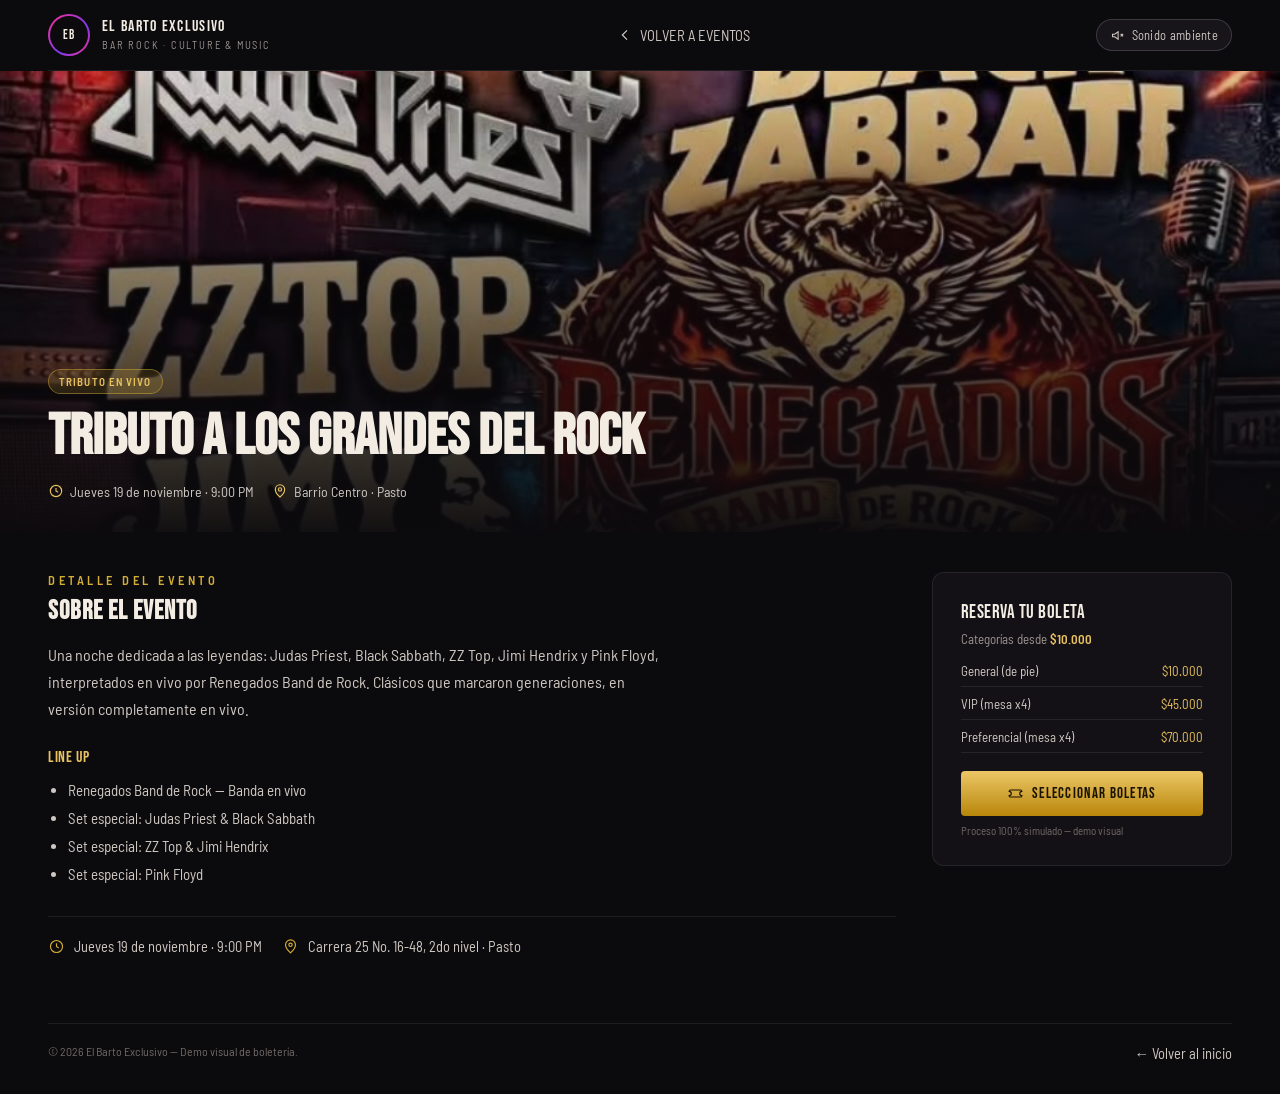
<file: evento-3.html>
<!doctype html>
<html lang="es">
<head>
<meta charset="utf-8">
<meta name="viewport" content="width=device-width, initial-scale=1">
<title>Tributo a los Grandes del Rock | El Barto Exclusivo</title>
<link rel="preconnect" href="https://fonts.googleapis.com">
<link href="https://fonts.googleapis.com/css2?family=Bebas+Neue&family=Barlow+Semi+Condensed:ital,wght@0,400;0,500;0,600;0,700;1,500&family=Caveat:wght@600;700&display=swap" rel="stylesheet">
<link rel="stylesheet" href="assets/css/style.css">
</head>
<body>

<header class="container">
  <nav class="nav">
    <a href="index.html" class="brand">
      <div class="badge badge-sm"><div class="badge-inner"><span>EB</span></div></div>
      <div>
        <div class="brand-text-name">EL BARTO EXCLUSIVO</div>
        <div class="brand-text-sub">BAR ROCK · CULTURE &amp; MUSIC</div>
      </div>
    </a>

    <a href="index.html" class="back-link">
      <svg viewBox="0 0 24 24" width="16" height="16" fill="none" stroke="currentColor" stroke-width="1.8" aria-hidden="true"><path d="M15 5 8 12l7 7"/></svg>
      VOLVER A EVENTOS
    </a>

    <div class="nav-controls">
      <button type="button" class="audio-toggle" data-audio-toggle aria-label="Activar o silenciar música ambiental">
        <svg class="icon-off" viewBox="0 0 24 24" width="15" height="15" fill="none" stroke="currentColor" stroke-width="1.7" aria-hidden="true"><path d="M4 10v4h3.5L13 18V6L7.5 10Z"/><path d="M17 9.5 21 13.5"/><path d="M21 9.5 17 13.5"/></svg>
        <svg class="icon-on" viewBox="0 0 24 24" width="15" height="15" fill="none" stroke="currentColor" stroke-width="1.7" aria-hidden="true"><path d="M4 10v4h3.5L13 18V6L7.5 10Z"/><path d="M16.5 9a4.2 4.2 0 0 1 0 6"/><path d="M19 6.5a8 8 0 0 1 0 11"/></svg>
        <span data-audio-label>Sonido ambiente</span>
      </button>
    </div>
  </nav>
</header>

<div class="detail-hero">
  <img src="img/evento_05.png" alt="Tributo a los Grandes del Rock">
  <div class="detail-hero-content">
    <span class="pill">Tributo en vivo</span>
    <h1 class="detail-title">TRIBUTO A LOS GRANDES DEL ROCK</h1>
    <div class="detail-meta">
      <span><svg viewBox="0 0 24 24" width="16" height="16" fill="none" stroke="#e8c35f" stroke-width="1.7" aria-hidden="true"><circle cx="12" cy="12" r="8.5"/><path d="M12 7.5V12l3.2 2"/></svg>Jueves 19 de noviembre · 9:00 PM</span>
      <span><svg viewBox="0 0 24 24" width="16" height="16" fill="none" stroke="#e8c35f" stroke-width="1.7" aria-hidden="true"><path d="M12 21s7-6.1 7-11.4A7 7 0 0 0 5 9.6C5 14.9 12 21 12 21Z"/><circle cx="12" cy="9.6" r="2.4"/></svg>Barrio Centro · Pasto</span>
    </div>
  </div>
</div>

<main class="container">
  <div class="detail-grid">
    <div class="detail-main">
      <div class="section-kicker">Detalle del evento</div>
      <h2 class="section-title" style="font-size:26px;">SOBRE EL EVENTO</h2>
      <p class="lead">Una noche dedicada a las leyendas: Judas Priest, Black Sabbath, ZZ Top, Jimi Hendrix y Pink Floyd, interpretados en vivo por Renegados Band de Rock. Clásicos que marcaron generaciones, en versión completamente en vivo.</p>

      <div class="lineup-title">LINE UP</div>
      <ul class="lineup-list">
        <li>Renegados Band de Rock — Banda en vivo</li>
        <li>Set especial: Judas Priest &amp; Black Sabbath</li>
        <li>Set especial: ZZ Top &amp; Jimi Hendrix</li>
        <li>Set especial: Pink Floyd</li>
      </ul>

      <div class="detail-info-row">
        <div class="info-chip"><svg viewBox="0 0 24 24" width="17" height="17" fill="none" stroke="#d4af37" stroke-width="1.6" aria-hidden="true"><circle cx="12" cy="12" r="8.5"/><path d="M12 7.5V12l3.2 2"/></svg>Jueves 19 de noviembre · 9:00 PM</div>
        <div class="info-chip"><svg viewBox="0 0 24 24" width="17" height="17" fill="none" stroke="#d4af37" stroke-width="1.6" aria-hidden="true"><path d="M12 21s7-6.1 7-11.4A7 7 0 0 0 5 9.6C5 14.9 12 21 12 21Z"/><circle cx="12" cy="9.6" r="2.4"/></svg>Carrera 25 No. 16-48, 2do nivel · Pasto</div>
      </div>
    </div>

    <div class="detail-side">
      <div class="reserve-card">
        <div class="reserve-title">RESERVA TU BOLETA</div>
        <div class="reserve-sub">Categorías desde <strong data-price-from>$0</strong></div>
        <ul class="reserve-list" id="reserveList">
          <li><span>General (de pie)</span><span>$10.000</span></li>
          <li><span>VIP (mesa x4)</span><span>$45.000</span></li>
          <li><span>Preferencial (mesa x4)</span><span>$70.000</span></li>
        </ul>
        <button type="button" class="btn btn-gold" data-open-booking>
          <svg viewBox="0 0 24 24" width="17" height="17" fill="none" stroke="currentColor" stroke-width="1.6" aria-hidden="true"><path d="M3 9a2 2 0 0 1 2-2h14a2 2 0 0 1 2 2 2 2 0 0 0 0 6 2 2 0 0 1-2 2H5a2 2 0 0 1-2-2 2 2 0 0 0 0-6Z"/></svg>
          SELECCIONAR BOLETAS
        </button>
        <div class="reserve-note">Proceso 100% simulado — demo visual</div>
      </div>
    </div>
  </div>

  <div class="footer-bar">
    <div>© 2026 El Barto Exclusivo — Demo visual de boletería.</div>
    <a href="index.html" class="back-link">← Volver al inicio</a>
  </div>
</main>

<div class="modal-overlay" id="bookingModal" hidden>
  <div class="booking-header">
    <div>
      <div class="step-label">Selecciona tu ubicación</div>
      <div class="booking-event-name" id="modalEventName"></div>
    </div>
    <button type="button" class="modal-close" id="modalClose" aria-label="Cerrar">
      <svg viewBox="0 0 24 24" width="18" height="18" fill="none" stroke="currentColor" stroke-width="1.8" aria-hidden="true"><path d="M6 6l12 12M18 6 6 18"/></svg>
    </button>
  </div>

  <div class="booking-body">
    <div class="modal-step wide" id="stepBooking">
      <div class="step-label">Paso 1 de 3 · Mapa del evento</div>
      <h3 class="modal-title">ELIGE TU UBICACIÓN</h3>
      <div class="modal-subtitle">Toca una mesa o una zona para ver disponibilidad y precio. Entre más cerca de la tarima, mayor la categoría.</div>

      <div class="venue-map" id="venueMap"></div>

      <div class="venue-footer">
        <div class="qty-row" id="qtyRow" hidden>
          <div class="qty-label">Cantidad de boletas</div>
          <div class="qty-control">
            <button type="button" class="qty-btn" id="qtyDec">−</button>
            <span class="qty-value" id="qtyValue">1</span>
            <button type="button" class="qty-btn" id="qtyInc">+</button>
          </div>
        </div>

        <div class="venue-legend">
          <span><i style="background:transparent;border-color:rgba(212,175,55,.6)"></i>Disponible</span>
          <span><i style="background:#1c181c;border-color:rgba(255,255,255,.08)"></i>Ocupada</span>
          <span><i style="background:#d4af37;border-color:#d4af37"></i>Seleccionada</span>
        </div>

        <div class="subtotal-row">
          <div>
            <div class="subtotal-label">Subtotal</div>
            <div class="subtotal-value" id="subtotalValue">$0</div>
          </div>
          <button type="button" class="btn btn-gold" id="goPaymentBtn" disabled>CONTINUAR AL PAGO</button>
        </div>
      </div>
    </div>

    <div class="modal-step narrow" id="stepPayment" hidden>
      <div class="step-label">Paso 2 de 3 · Pago</div>
      <h3 class="modal-title">DATOS DEL CLIENTE</h3>
      <div class="modal-note">Simulación de pago — no se procesa ningún cobro real.</div>

      <div class="form-fields">
        <label class="field">Nombre completo<input type="text" id="custName" placeholder="Nombre y apellido"></label>
        <label class="field">Correo electrónico<input type="email" id="custEmail" placeholder="correo@ejemplo.com"></label>
        <label class="field">Teléfono (opcional)<input type="tel" id="custPhone" placeholder="300 000 0000"></label>
      </div>

      <div class="summary-card">
        <div class="summary-row"><span id="summaryLine"></span><span id="summaryPrice"></span></div>
        <div class="summary-row small"><span>Servicio</span><span>$0</span></div>
        <div class="summary-row total"><span>TOTAL</span><span id="summaryTotal"></span></div>
      </div>

      <div class="modal-actions">
        <button type="button" class="btn btn-outline" id="backToBookingBtn">VOLVER</button>
        <button type="button" class="btn btn-gold" id="payBtn">PAGAR</button>
      </div>
    </div>

    <div class="modal-step narrow" id="stepProcessing" hidden>
      <div class="processing">
        <div class="spinner"></div>
        <div class="processing-text">Procesando pago...</div>
      </div>
    </div>

    <div class="modal-step narrow" id="stepConfirmation" hidden>
      <div class="step-label center">Paso 3 de 3 · Confirmación</div>
      <div class="confirm-head">
        <div class="confirm-icon">
          <svg viewBox="0 0 24 24" width="30" height="30" fill="none" stroke="#e8c35f" stroke-width="1.8" aria-hidden="true"><circle cx="12" cy="12" r="9.5"/><path d="M8 12.2l2.6 2.6L16.2 9"/></svg>
        </div>
        <h3 class="modal-title">¡PAGO PROCESADO CON ÉXITO!</h3>
        <div class="modal-note">Tu reserva ha sido confirmada (simulación).</div>
      </div>

      <div class="ticket-card">
        <div class="ticket-qr"></div>
        <div>
          <div class="ticket-event" id="ticketEvent"></div>
          <div class="ticket-date" id="ticketDate"></div>
          <div class="ticket-summary" id="ticketSummary"></div>
          <div class="ticket-code" id="ticketCode"></div>
        </div>
      </div>

      <div class="modal-actions">
        <button type="button" class="btn btn-outline" id="backToDetailBtn">VOLVER AL EVENTO</button>
        <a class="btn btn-gold" href="index.html">IR AL INICIO</a>
      </div>
    </div>
  </div>
</div>

<script src="assets/js/app.js"></script>
<script>
document.addEventListener('DOMContentLoaded', function () {
  ElBarto.initAmbientAudio();
  ElBarto.initBooking({
    title: "Tributo a los Grandes del Rock",
    shortTitle: "TRIBUTO A LOS GRANDES",
    dateLabel: "Jueves 19 de noviembre · 9:00 PM",
    code: "EB-00165",
    zones: [
      { id: 'preferencial', name: 'Preferencial', price: 70000, desc: 'Mesas junto a la tarima (4 personas)', type: 'tables', tablesCount: 5, tablesReserved: [1, 3] },
      { id: 'vip', name: 'VIP', price: 45000, desc: 'Mesas laterales con buena vista (4 personas)', type: 'tables', tablesCount: 7, tablesReserved: [2, 6, 7] },
      { id: 'general', name: 'General', price: 10000, desc: 'Zona de pie, al fondo del recinto', type: 'zone', availLabel: 'Disponible' }
    ]
  });
});
</script>
</body>
</html>
</file>
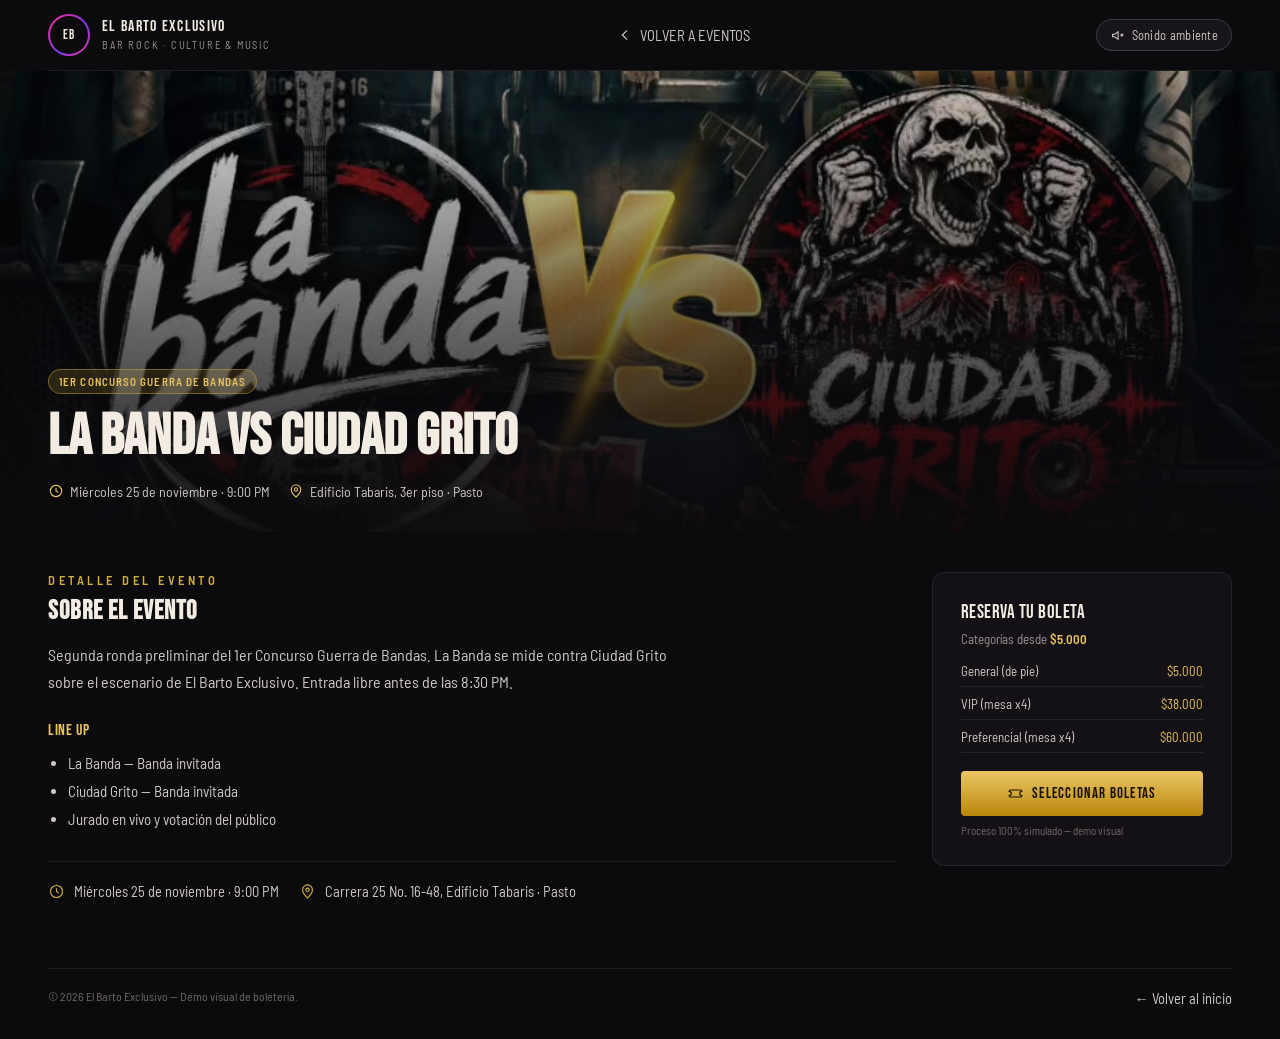
<file: evento-4.html>
<!doctype html>
<html lang="es">
<head>
<meta charset="utf-8">
<meta name="viewport" content="width=device-width, initial-scale=1">
<title>Guerra de Bandas: La Banda vs Ciudad Grito | El Barto Exclusivo</title>
<link rel="preconnect" href="https://fonts.googleapis.com">
<link href="https://fonts.googleapis.com/css2?family=Bebas+Neue&family=Barlow+Semi+Condensed:ital,wght@0,400;0,500;0,600;0,700;1,500&family=Caveat:wght@600;700&display=swap" rel="stylesheet">
<link rel="stylesheet" href="assets/css/style.css">
</head>
<body>

<header class="container">
  <nav class="nav">
    <a href="index.html" class="brand">
      <div class="badge badge-sm"><div class="badge-inner"><span>EB</span></div></div>
      <div>
        <div class="brand-text-name">EL BARTO EXCLUSIVO</div>
        <div class="brand-text-sub">BAR ROCK · CULTURE &amp; MUSIC</div>
      </div>
    </a>

    <a href="index.html" class="back-link">
      <svg viewBox="0 0 24 24" width="16" height="16" fill="none" stroke="currentColor" stroke-width="1.8" aria-hidden="true"><path d="M15 5 8 12l7 7"/></svg>
      VOLVER A EVENTOS
    </a>

    <div class="nav-controls">
      <button type="button" class="audio-toggle" data-audio-toggle aria-label="Activar o silenciar música ambiental">
        <svg class="icon-off" viewBox="0 0 24 24" width="15" height="15" fill="none" stroke="currentColor" stroke-width="1.7" aria-hidden="true"><path d="M4 10v4h3.5L13 18V6L7.5 10Z"/><path d="M17 9.5 21 13.5"/><path d="M21 9.5 17 13.5"/></svg>
        <svg class="icon-on" viewBox="0 0 24 24" width="15" height="15" fill="none" stroke="currentColor" stroke-width="1.7" aria-hidden="true"><path d="M4 10v4h3.5L13 18V6L7.5 10Z"/><path d="M16.5 9a4.2 4.2 0 0 1 0 6"/><path d="M19 6.5a8 8 0 0 1 0 11"/></svg>
        <span data-audio-label>Sonido ambiente</span>
      </button>
    </div>
  </nav>
</header>

<div class="detail-hero">
  <img src="img/evento_04.png" alt="Guerra de Bandas: La Banda vs Ciudad Grito">
  <div class="detail-hero-content">
    <span class="pill">1er Concurso Guerra de Bandas</span>
    <h1 class="detail-title">LA BANDA VS CIUDAD GRITO</h1>
    <div class="detail-meta">
      <span><svg viewBox="0 0 24 24" width="16" height="16" fill="none" stroke="#e8c35f" stroke-width="1.7" aria-hidden="true"><circle cx="12" cy="12" r="8.5"/><path d="M12 7.5V12l3.2 2"/></svg>Miércoles 25 de noviembre · 9:00 PM</span>
      <span><svg viewBox="0 0 24 24" width="16" height="16" fill="none" stroke="#e8c35f" stroke-width="1.7" aria-hidden="true"><path d="M12 21s7-6.1 7-11.4A7 7 0 0 0 5 9.6C5 14.9 12 21 12 21Z"/><circle cx="12" cy="9.6" r="2.4"/></svg>Edificio Tabaris, 3er piso · Pasto</span>
    </div>
  </div>
</div>

<main class="container">
  <div class="detail-grid">
    <div class="detail-main">
      <div class="section-kicker">Detalle del evento</div>
      <h2 class="section-title" style="font-size:26px;">SOBRE EL EVENTO</h2>
      <p class="lead">Segunda ronda preliminar del 1er Concurso Guerra de Bandas. La Banda se mide contra Ciudad Grito sobre el escenario de El Barto Exclusivo. Entrada libre antes de las 8:30 PM.</p>

      <div class="lineup-title">LINE UP</div>
      <ul class="lineup-list">
        <li>La Banda — Banda invitada</li>
        <li>Ciudad Grito — Banda invitada</li>
        <li>Jurado en vivo y votación del público</li>
      </ul>

      <div class="detail-info-row">
        <div class="info-chip"><svg viewBox="0 0 24 24" width="17" height="17" fill="none" stroke="#d4af37" stroke-width="1.6" aria-hidden="true"><circle cx="12" cy="12" r="8.5"/><path d="M12 7.5V12l3.2 2"/></svg>Miércoles 25 de noviembre · 9:00 PM</div>
        <div class="info-chip"><svg viewBox="0 0 24 24" width="17" height="17" fill="none" stroke="#d4af37" stroke-width="1.6" aria-hidden="true"><path d="M12 21s7-6.1 7-11.4A7 7 0 0 0 5 9.6C5 14.9 12 21 12 21Z"/><circle cx="12" cy="9.6" r="2.4"/></svg>Carrera 25 No. 16-48, Edificio Tabaris · Pasto</div>
      </div>
    </div>

    <div class="detail-side">
      <div class="reserve-card">
        <div class="reserve-title">RESERVA TU BOLETA</div>
        <div class="reserve-sub">Categorías desde <strong data-price-from>$0</strong></div>
        <ul class="reserve-list" id="reserveList">
          <li><span>General (de pie)</span><span>$5.000</span></li>
          <li><span>VIP (mesa x4)</span><span>$38.000</span></li>
          <li><span>Preferencial (mesa x4)</span><span>$60.000</span></li>
        </ul>
        <button type="button" class="btn btn-gold" data-open-booking>
          <svg viewBox="0 0 24 24" width="17" height="17" fill="none" stroke="currentColor" stroke-width="1.6" aria-hidden="true"><path d="M3 9a2 2 0 0 1 2-2h14a2 2 0 0 1 2 2 2 2 0 0 0 0 6 2 2 0 0 1-2 2H5a2 2 0 0 1-2-2 2 2 0 0 0 0-6Z"/></svg>
          SELECCIONAR BOLETAS
        </button>
        <div class="reserve-note">Proceso 100% simulado — demo visual</div>
      </div>
    </div>
  </div>

  <div class="footer-bar">
    <div>© 2026 El Barto Exclusivo — Demo visual de boletería.</div>
    <a href="index.html" class="back-link">← Volver al inicio</a>
  </div>
</main>

<div class="modal-overlay" id="bookingModal" hidden>
  <div class="booking-header">
    <div>
      <div class="step-label">Selecciona tu ubicación</div>
      <div class="booking-event-name" id="modalEventName"></div>
    </div>
    <button type="button" class="modal-close" id="modalClose" aria-label="Cerrar">
      <svg viewBox="0 0 24 24" width="18" height="18" fill="none" stroke="currentColor" stroke-width="1.8" aria-hidden="true"><path d="M6 6l12 12M18 6 6 18"/></svg>
    </button>
  </div>

  <div class="booking-body">
    <div class="modal-step wide" id="stepBooking">
      <div class="step-label">Paso 1 de 3 · Mapa del evento</div>
      <h3 class="modal-title">ELIGE TU UBICACIÓN</h3>
      <div class="modal-subtitle">Toca una mesa o una zona para ver disponibilidad y precio. Entre más cerca de la tarima, mayor la categoría.</div>

      <div class="venue-map" id="venueMap"></div>

      <div class="venue-footer">
        <div class="qty-row" id="qtyRow" hidden>
          <div class="qty-label">Cantidad de boletas</div>
          <div class="qty-control">
            <button type="button" class="qty-btn" id="qtyDec">−</button>
            <span class="qty-value" id="qtyValue">1</span>
            <button type="button" class="qty-btn" id="qtyInc">+</button>
          </div>
        </div>

        <div class="venue-legend">
          <span><i style="background:transparent;border-color:rgba(212,175,55,.6)"></i>Disponible</span>
          <span><i style="background:#1c181c;border-color:rgba(255,255,255,.08)"></i>Ocupada</span>
          <span><i style="background:#d4af37;border-color:#d4af37"></i>Seleccionada</span>
        </div>

        <div class="subtotal-row">
          <div>
            <div class="subtotal-label">Subtotal</div>
            <div class="subtotal-value" id="subtotalValue">$0</div>
          </div>
          <button type="button" class="btn btn-gold" id="goPaymentBtn" disabled>CONTINUAR AL PAGO</button>
        </div>
      </div>
    </div>

    <div class="modal-step narrow" id="stepPayment" hidden>
      <div class="step-label">Paso 2 de 3 · Pago</div>
      <h3 class="modal-title">DATOS DEL CLIENTE</h3>
      <div class="modal-note">Simulación de pago — no se procesa ningún cobro real.</div>

      <div class="form-fields">
        <label class="field">Nombre completo<input type="text" id="custName" placeholder="Nombre y apellido"></label>
        <label class="field">Correo electrónico<input type="email" id="custEmail" placeholder="correo@ejemplo.com"></label>
        <label class="field">Teléfono (opcional)<input type="tel" id="custPhone" placeholder="300 000 0000"></label>
      </div>

      <div class="summary-card">
        <div class="summary-row"><span id="summaryLine"></span><span id="summaryPrice"></span></div>
        <div class="summary-row small"><span>Servicio</span><span>$0</span></div>
        <div class="summary-row total"><span>TOTAL</span><span id="summaryTotal"></span></div>
      </div>

      <div class="modal-actions">
        <button type="button" class="btn btn-outline" id="backToBookingBtn">VOLVER</button>
        <button type="button" class="btn btn-gold" id="payBtn">PAGAR</button>
      </div>
    </div>

    <div class="modal-step narrow" id="stepProcessing" hidden>
      <div class="processing">
        <div class="spinner"></div>
        <div class="processing-text">Procesando pago...</div>
      </div>
    </div>

    <div class="modal-step narrow" id="stepConfirmation" hidden>
      <div class="step-label center">Paso 3 de 3 · Confirmación</div>
      <div class="confirm-head">
        <div class="confirm-icon">
          <svg viewBox="0 0 24 24" width="30" height="30" fill="none" stroke="#e8c35f" stroke-width="1.8" aria-hidden="true"><circle cx="12" cy="12" r="9.5"/><path d="M8 12.2l2.6 2.6L16.2 9"/></svg>
        </div>
        <h3 class="modal-title">¡PAGO PROCESADO CON ÉXITO!</h3>
        <div class="modal-note">Tu reserva ha sido confirmada (simulación).</div>
      </div>

      <div class="ticket-card">
        <div class="ticket-qr"></div>
        <div>
          <div class="ticket-event" id="ticketEvent"></div>
          <div class="ticket-date" id="ticketDate"></div>
          <div class="ticket-summary" id="ticketSummary"></div>
          <div class="ticket-code" id="ticketCode"></div>
        </div>
      </div>

      <div class="modal-actions">
        <button type="button" class="btn btn-outline" id="backToDetailBtn">VOLVER AL EVENTO</button>
        <a class="btn btn-gold" href="index.html">IR AL INICIO</a>
      </div>
    </div>
  </div>
</div>

<script src="assets/js/app.js"></script>
<script>
document.addEventListener('DOMContentLoaded', function () {
  ElBarto.initAmbientAudio();
  ElBarto.initBooking({
    title: "Guerra de Bandas: La Banda vs Ciudad Grito",
    shortTitle: "GUERRA DE BANDAS",
    dateLabel: "Miércoles 25 de noviembre · 9:00 PM",
    code: "EB-00178",
    zones: [
      { id: 'preferencial', name: 'Preferencial', price: 60000, desc: 'Mesas junto a la tarima (4 personas)', type: 'tables', tablesCount: 4, tablesReserved: [3] },
      { id: 'vip', name: 'VIP', price: 38000, desc: 'Mesas laterales con buena vista (4 personas)', type: 'tables', tablesCount: 6, tablesReserved: [1, 2, 5, 6] },
      { id: 'general', name: 'General', price: 5000, desc: 'Zona de pie, al fondo del recinto', type: 'zone', availLabel: 'Pocas boletas' }
    ]
  });
});
</script>
</body>
</html>
</file>
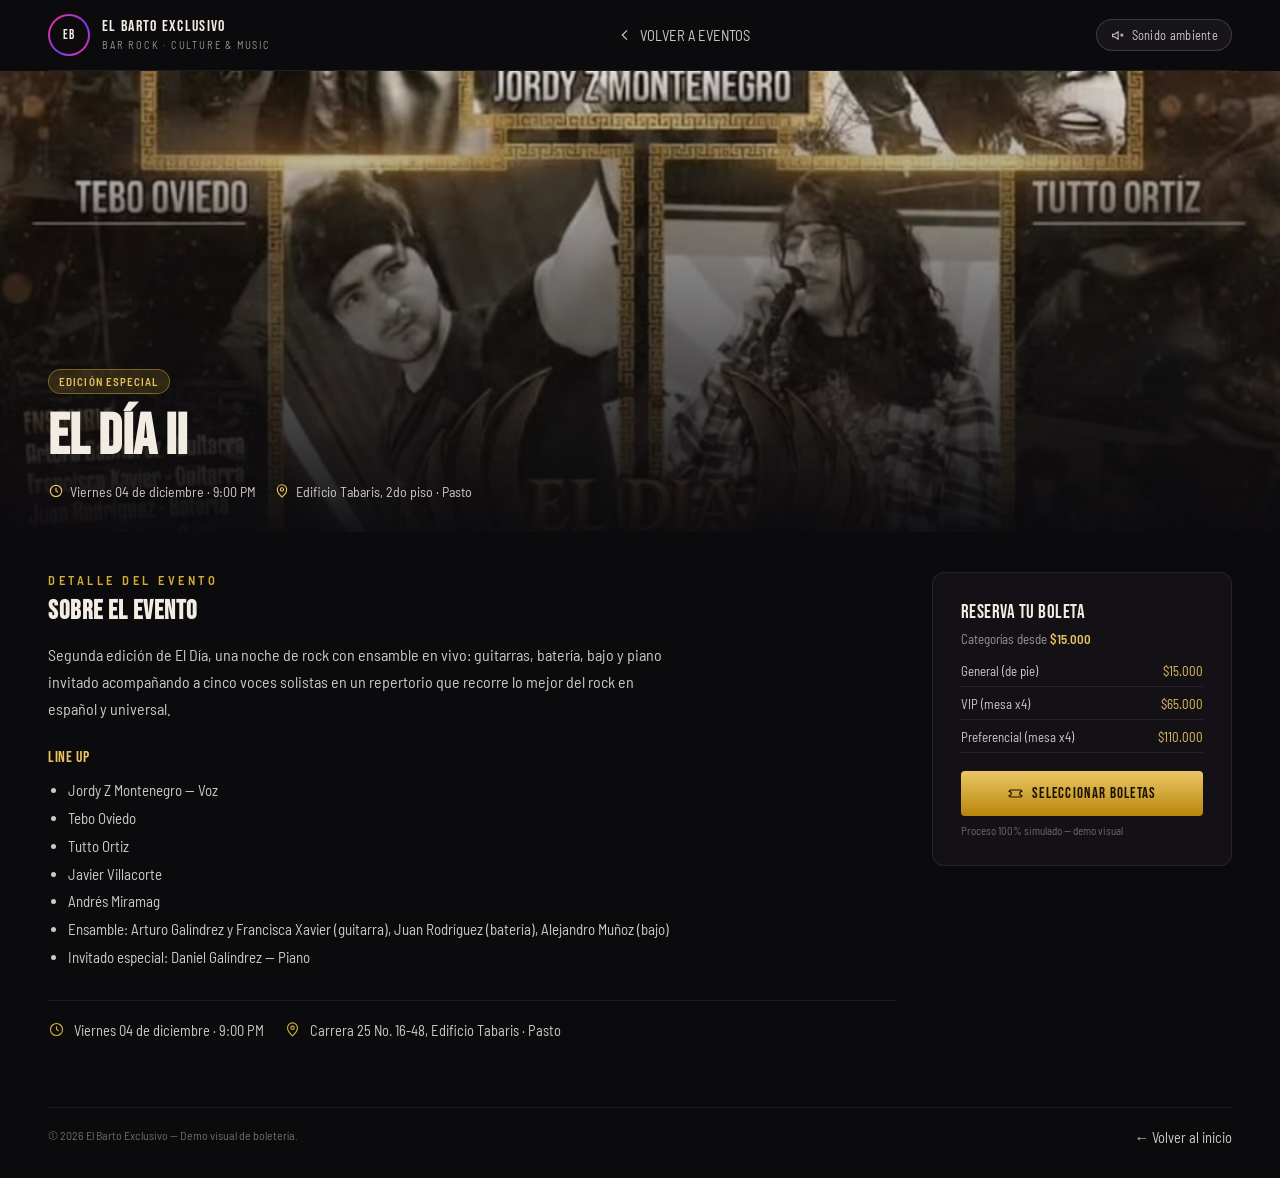
<file: evento-5.html>
<!doctype html>
<html lang="es">
<head>
<meta charset="utf-8">
<meta name="viewport" content="width=device-width, initial-scale=1">
<title>El Día II | El Barto Exclusivo</title>
<link rel="preconnect" href="https://fonts.googleapis.com">
<link href="https://fonts.googleapis.com/css2?family=Bebas+Neue&family=Barlow+Semi+Condensed:ital,wght@0,400;0,500;0,600;0,700;1,500&family=Caveat:wght@600;700&display=swap" rel="stylesheet">
<link rel="stylesheet" href="assets/css/style.css">
</head>
<body>

<header class="container">
  <nav class="nav">
    <a href="index.html" class="brand">
      <div class="badge badge-sm"><div class="badge-inner"><span>EB</span></div></div>
      <div>
        <div class="brand-text-name">EL BARTO EXCLUSIVO</div>
        <div class="brand-text-sub">BAR ROCK · CULTURE &amp; MUSIC</div>
      </div>
    </a>

    <a href="index.html" class="back-link">
      <svg viewBox="0 0 24 24" width="16" height="16" fill="none" stroke="currentColor" stroke-width="1.8" aria-hidden="true"><path d="M15 5 8 12l7 7"/></svg>
      VOLVER A EVENTOS
    </a>

    <div class="nav-controls">
      <button type="button" class="audio-toggle" data-audio-toggle aria-label="Activar o silenciar música ambiental">
        <svg class="icon-off" viewBox="0 0 24 24" width="15" height="15" fill="none" stroke="currentColor" stroke-width="1.7" aria-hidden="true"><path d="M4 10v4h3.5L13 18V6L7.5 10Z"/><path d="M17 9.5 21 13.5"/><path d="M21 9.5 17 13.5"/></svg>
        <svg class="icon-on" viewBox="0 0 24 24" width="15" height="15" fill="none" stroke="currentColor" stroke-width="1.7" aria-hidden="true"><path d="M4 10v4h3.5L13 18V6L7.5 10Z"/><path d="M16.5 9a4.2 4.2 0 0 1 0 6"/><path d="M19 6.5a8 8 0 0 1 0 11"/></svg>
        <span data-audio-label>Sonido ambiente</span>
      </button>
    </div>
  </nav>
</header>

<div class="detail-hero">
  <img src="img/evento_01.png" alt="El Día II">
  <div class="detail-hero-content">
    <span class="pill">Edición especial</span>
    <h1 class="detail-title">EL DÍA II</h1>
    <div class="detail-meta">
      <span><svg viewBox="0 0 24 24" width="16" height="16" fill="none" stroke="#e8c35f" stroke-width="1.7" aria-hidden="true"><circle cx="12" cy="12" r="8.5"/><path d="M12 7.5V12l3.2 2"/></svg>Viernes 04 de diciembre · 9:00 PM</span>
      <span><svg viewBox="0 0 24 24" width="16" height="16" fill="none" stroke="#e8c35f" stroke-width="1.7" aria-hidden="true"><path d="M12 21s7-6.1 7-11.4A7 7 0 0 0 5 9.6C5 14.9 12 21 12 21Z"/><circle cx="12" cy="9.6" r="2.4"/></svg>Edificio Tabaris, 2do piso · Pasto</span>
    </div>
  </div>
</div>

<main class="container">
  <div class="detail-grid">
    <div class="detail-main">
      <div class="section-kicker">Detalle del evento</div>
      <h2 class="section-title" style="font-size:26px;">SOBRE EL EVENTO</h2>
      <p class="lead">Segunda edición de El Día, una noche de rock con ensamble en vivo: guitarras, batería, bajo y piano invitado acompañando a cinco voces solistas en un repertorio que recorre lo mejor del rock en español y universal.</p>

      <div class="lineup-title">LINE UP</div>
      <ul class="lineup-list">
        <li>Jordy Z Montenegro — Voz</li>
        <li>Tebo Oviedo</li>
        <li>Tutto Ortiz</li>
        <li>Javier Villacorte</li>
        <li>Andrés Miramag</li>
        <li>Ensamble: Arturo Galíndrez y Francisca Xavier (guitarra), Juan Rodríguez (batería), Alejandro Muñoz (bajo)</li>
        <li>Invitado especial: Daniel Galíndrez — Piano</li>
      </ul>

      <div class="detail-info-row">
        <div class="info-chip"><svg viewBox="0 0 24 24" width="17" height="17" fill="none" stroke="#d4af37" stroke-width="1.6" aria-hidden="true"><circle cx="12" cy="12" r="8.5"/><path d="M12 7.5V12l3.2 2"/></svg>Viernes 04 de diciembre · 9:00 PM</div>
        <div class="info-chip"><svg viewBox="0 0 24 24" width="17" height="17" fill="none" stroke="#d4af37" stroke-width="1.6" aria-hidden="true"><path d="M12 21s7-6.1 7-11.4A7 7 0 0 0 5 9.6C5 14.9 12 21 12 21Z"/><circle cx="12" cy="9.6" r="2.4"/></svg>Carrera 25 No. 16-48, Edificio Tabaris · Pasto</div>
      </div>
    </div>

    <div class="detail-side">
      <div class="reserve-card">
        <div class="reserve-title">RESERVA TU BOLETA</div>
        <div class="reserve-sub">Categorías desde <strong data-price-from>$0</strong></div>
        <ul class="reserve-list" id="reserveList">
          <li><span>General (de pie)</span><span>$15.000</span></li>
          <li><span>VIP (mesa x4)</span><span>$65.000</span></li>
          <li><span>Preferencial (mesa x4)</span><span>$110.000</span></li>
        </ul>
        <button type="button" class="btn btn-gold" data-open-booking>
          <svg viewBox="0 0 24 24" width="17" height="17" fill="none" stroke="currentColor" stroke-width="1.6" aria-hidden="true"><path d="M3 9a2 2 0 0 1 2-2h14a2 2 0 0 1 2 2 2 2 0 0 0 0 6 2 2 0 0 1-2 2H5a2 2 0 0 1-2-2 2 2 0 0 0 0-6Z"/></svg>
          SELECCIONAR BOLETAS
        </button>
        <div class="reserve-note">Proceso 100% simulado — demo visual</div>
      </div>
    </div>
  </div>

  <div class="footer-bar">
    <div>© 2026 El Barto Exclusivo — Demo visual de boletería.</div>
    <a href="index.html" class="back-link">← Volver al inicio</a>
  </div>
</main>

<div class="modal-overlay" id="bookingModal" hidden>
  <div class="booking-header">
    <div>
      <div class="step-label">Selecciona tu ubicación</div>
      <div class="booking-event-name" id="modalEventName"></div>
    </div>
    <button type="button" class="modal-close" id="modalClose" aria-label="Cerrar">
      <svg viewBox="0 0 24 24" width="18" height="18" fill="none" stroke="currentColor" stroke-width="1.8" aria-hidden="true"><path d="M6 6l12 12M18 6 6 18"/></svg>
    </button>
  </div>

  <div class="booking-body">
    <div class="modal-step wide" id="stepBooking">
      <div class="step-label">Paso 1 de 3 · Mapa del evento</div>
      <h3 class="modal-title">ELIGE TU UBICACIÓN</h3>
      <div class="modal-subtitle">Toca una mesa o una zona para ver disponibilidad y precio. Entre más cerca de la tarima, mayor la categoría.</div>

      <div class="venue-map" id="venueMap"></div>

      <div class="venue-footer">
        <div class="qty-row" id="qtyRow" hidden>
          <div class="qty-label">Cantidad de boletas</div>
          <div class="qty-control">
            <button type="button" class="qty-btn" id="qtyDec">−</button>
            <span class="qty-value" id="qtyValue">1</span>
            <button type="button" class="qty-btn" id="qtyInc">+</button>
          </div>
        </div>

        <div class="venue-legend">
          <span><i style="background:transparent;border-color:rgba(212,175,55,.6)"></i>Disponible</span>
          <span><i style="background:#1c181c;border-color:rgba(255,255,255,.08)"></i>Ocupada</span>
          <span><i style="background:#d4af37;border-color:#d4af37"></i>Seleccionada</span>
        </div>

        <div class="subtotal-row">
          <div>
            <div class="subtotal-label">Subtotal</div>
            <div class="subtotal-value" id="subtotalValue">$0</div>
          </div>
          <button type="button" class="btn btn-gold" id="goPaymentBtn" disabled>CONTINUAR AL PAGO</button>
        </div>
      </div>
    </div>

    <div class="modal-step narrow" id="stepPayment" hidden>
      <div class="step-label">Paso 2 de 3 · Pago</div>
      <h3 class="modal-title">DATOS DEL CLIENTE</h3>
      <div class="modal-note">Simulación de pago — no se procesa ningún cobro real.</div>

      <div class="form-fields">
        <label class="field">Nombre completo<input type="text" id="custName" placeholder="Nombre y apellido"></label>
        <label class="field">Correo electrónico<input type="email" id="custEmail" placeholder="correo@ejemplo.com"></label>
        <label class="field">Teléfono (opcional)<input type="tel" id="custPhone" placeholder="300 000 0000"></label>
      </div>

      <div class="summary-card">
        <div class="summary-row"><span id="summaryLine"></span><span id="summaryPrice"></span></div>
        <div class="summary-row small"><span>Servicio</span><span>$0</span></div>
        <div class="summary-row total"><span>TOTAL</span><span id="summaryTotal"></span></div>
      </div>

      <div class="modal-actions">
        <button type="button" class="btn btn-outline" id="backToBookingBtn">VOLVER</button>
        <button type="button" class="btn btn-gold" id="payBtn">PAGAR</button>
      </div>
    </div>

    <div class="modal-step narrow" id="stepProcessing" hidden>
      <div class="processing">
        <div class="spinner"></div>
        <div class="processing-text">Procesando pago...</div>
      </div>
    </div>

    <div class="modal-step narrow" id="stepConfirmation" hidden>
      <div class="step-label center">Paso 3 de 3 · Confirmación</div>
      <div class="confirm-head">
        <div class="confirm-icon">
          <svg viewBox="0 0 24 24" width="30" height="30" fill="none" stroke="#e8c35f" stroke-width="1.8" aria-hidden="true"><circle cx="12" cy="12" r="9.5"/><path d="M8 12.2l2.6 2.6L16.2 9"/></svg>
        </div>
        <h3 class="modal-title">¡PAGO PROCESADO CON ÉXITO!</h3>
        <div class="modal-note">Tu reserva ha sido confirmada (simulación).</div>
      </div>

      <div class="ticket-card">
        <div class="ticket-qr"></div>
        <div>
          <div class="ticket-event" id="ticketEvent"></div>
          <div class="ticket-date" id="ticketDate"></div>
          <div class="ticket-summary" id="ticketSummary"></div>
          <div class="ticket-code" id="ticketCode"></div>
        </div>
      </div>

      <div class="modal-actions">
        <button type="button" class="btn btn-outline" id="backToDetailBtn">VOLVER AL EVENTO</button>
        <a class="btn btn-gold" href="index.html">IR AL INICIO</a>
      </div>
    </div>
  </div>
</div>

<script src="assets/js/app.js"></script>
<script>
document.addEventListener('DOMContentLoaded', function () {
  ElBarto.initAmbientAudio();
  ElBarto.initBooking({
    title: "El Día II",
    shortTitle: "EL DÍA II",
    dateLabel: "Viernes 04 de diciembre · 9:00 PM",
    code: "EB-00203",
    zones: [
      { id: 'preferencial', name: 'Preferencial', price: 110000, desc: 'Mesas junto a la tarima (4 personas)', type: 'tables', tablesCount: 4, tablesReserved: [2] },
      { id: 'vip', name: 'VIP', price: 65000, desc: 'Mesas laterales con buena vista (4 personas)', type: 'tables', tablesCount: 7, tablesReserved: [1, 3, 6] },
      { id: 'general', name: 'General', price: 15000, desc: 'Zona de pie, al fondo del recinto', type: 'zone', availLabel: 'Disponible' }
    ]
  });
});
</script>
</body>
</html>
</file>
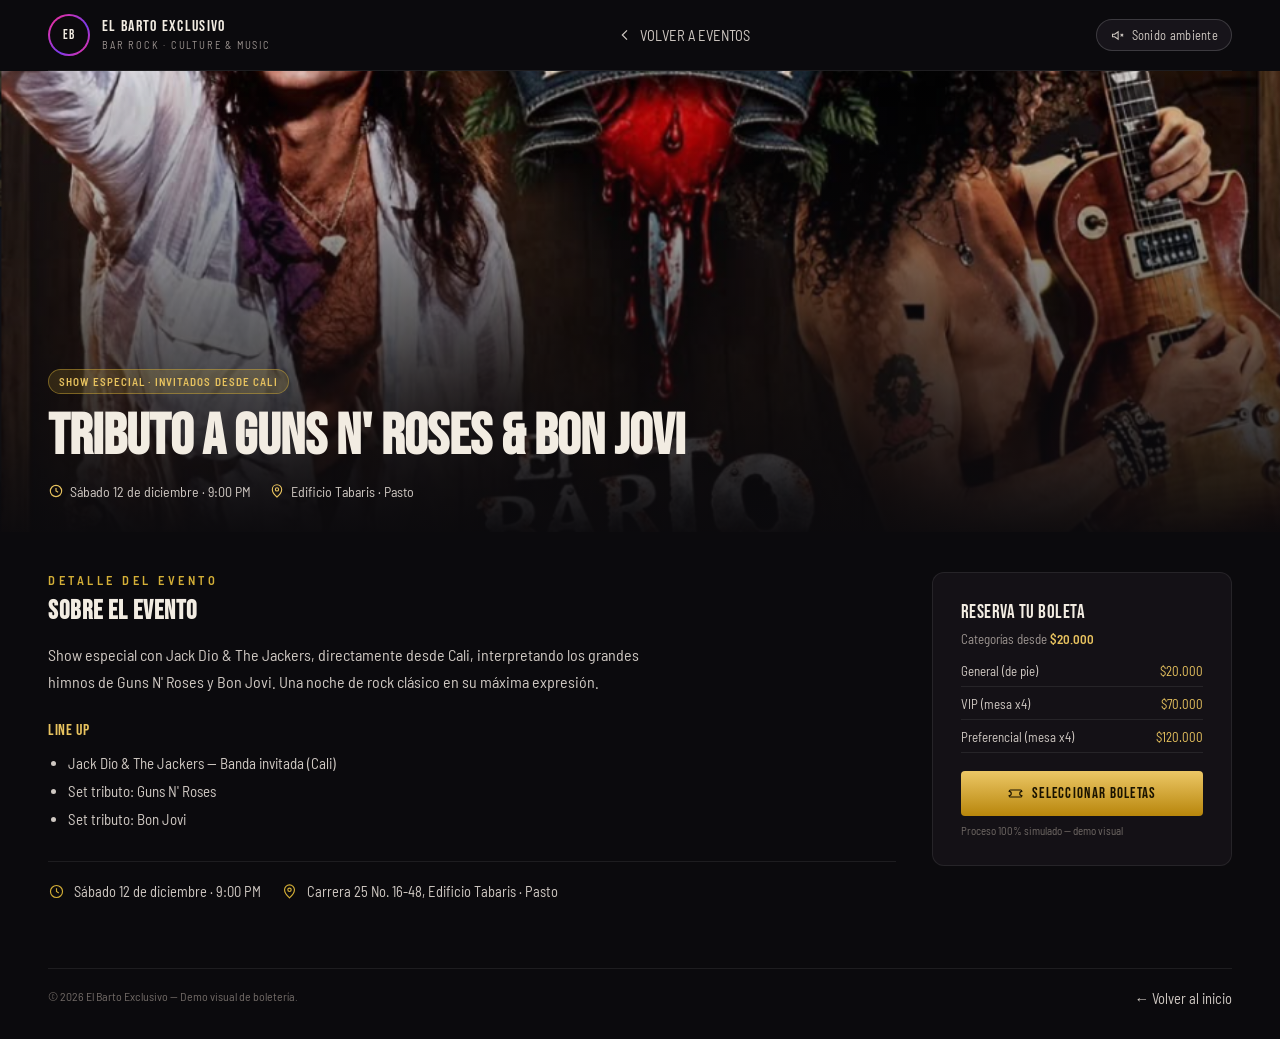
<file: evento-6.html>
<!doctype html>
<html lang="es">
<head>
<meta charset="utf-8">
<meta name="viewport" content="width=device-width, initial-scale=1">
<title>Tributo a Guns N' Roses &amp; Bon Jovi | El Barto Exclusivo</title>
<link rel="preconnect" href="https://fonts.googleapis.com">
<link href="https://fonts.googleapis.com/css2?family=Bebas+Neue&family=Barlow+Semi+Condensed:ital,wght@0,400;0,500;0,600;0,700;1,500&family=Caveat:wght@600;700&display=swap" rel="stylesheet">
<link rel="stylesheet" href="assets/css/style.css">
</head>
<body>

<header class="container">
  <nav class="nav">
    <a href="index.html" class="brand">
      <div class="badge badge-sm"><div class="badge-inner"><span>EB</span></div></div>
      <div>
        <div class="brand-text-name">EL BARTO EXCLUSIVO</div>
        <div class="brand-text-sub">BAR ROCK · CULTURE &amp; MUSIC</div>
      </div>
    </a>

    <a href="index.html" class="back-link">
      <svg viewBox="0 0 24 24" width="16" height="16" fill="none" stroke="currentColor" stroke-width="1.8" aria-hidden="true"><path d="M15 5 8 12l7 7"/></svg>
      VOLVER A EVENTOS
    </a>

    <div class="nav-controls">
      <button type="button" class="audio-toggle" data-audio-toggle aria-label="Activar o silenciar música ambiental">
        <svg class="icon-off" viewBox="0 0 24 24" width="15" height="15" fill="none" stroke="currentColor" stroke-width="1.7" aria-hidden="true"><path d="M4 10v4h3.5L13 18V6L7.5 10Z"/><path d="M17 9.5 21 13.5"/><path d="M21 9.5 17 13.5"/></svg>
        <svg class="icon-on" viewBox="0 0 24 24" width="15" height="15" fill="none" stroke="currentColor" stroke-width="1.7" aria-hidden="true"><path d="M4 10v4h3.5L13 18V6L7.5 10Z"/><path d="M16.5 9a4.2 4.2 0 0 1 0 6"/><path d="M19 6.5a8 8 0 0 1 0 11"/></svg>
        <span data-audio-label>Sonido ambiente</span>
      </button>
    </div>
  </nav>
</header>

<div class="detail-hero">
  <img src="img/evento_03.png" alt="Tributo a Guns N' Roses y Bon Jovi">
  <div class="detail-hero-content">
    <span class="pill">Show especial · Invitados desde Cali</span>
    <h1 class="detail-title">TRIBUTO A GUNS N' ROSES &amp; BON JOVI</h1>
    <div class="detail-meta">
      <span><svg viewBox="0 0 24 24" width="16" height="16" fill="none" stroke="#e8c35f" stroke-width="1.7" aria-hidden="true"><circle cx="12" cy="12" r="8.5"/><path d="M12 7.5V12l3.2 2"/></svg>Sábado 12 de diciembre · 9:00 PM</span>
      <span><svg viewBox="0 0 24 24" width="16" height="16" fill="none" stroke="#e8c35f" stroke-width="1.7" aria-hidden="true"><path d="M12 21s7-6.1 7-11.4A7 7 0 0 0 5 9.6C5 14.9 12 21 12 21Z"/><circle cx="12" cy="9.6" r="2.4"/></svg>Edificio Tabaris · Pasto</span>
    </div>
  </div>
</div>

<main class="container">
  <div class="detail-grid">
    <div class="detail-main">
      <div class="section-kicker">Detalle del evento</div>
      <h2 class="section-title" style="font-size:26px;">SOBRE EL EVENTO</h2>
      <p class="lead">Show especial con Jack Dio &amp; The Jackers, directamente desde Cali, interpretando los grandes himnos de Guns N' Roses y Bon Jovi. Una noche de rock clásico en su máxima expresión.</p>

      <div class="lineup-title">LINE UP</div>
      <ul class="lineup-list">
        <li>Jack Dio &amp; The Jackers — Banda invitada (Cali)</li>
        <li>Set tributo: Guns N' Roses</li>
        <li>Set tributo: Bon Jovi</li>
      </ul>

      <div class="detail-info-row">
        <div class="info-chip"><svg viewBox="0 0 24 24" width="17" height="17" fill="none" stroke="#d4af37" stroke-width="1.6" aria-hidden="true"><circle cx="12" cy="12" r="8.5"/><path d="M12 7.5V12l3.2 2"/></svg>Sábado 12 de diciembre · 9:00 PM</div>
        <div class="info-chip"><svg viewBox="0 0 24 24" width="17" height="17" fill="none" stroke="#d4af37" stroke-width="1.6" aria-hidden="true"><path d="M12 21s7-6.1 7-11.4A7 7 0 0 0 5 9.6C5 14.9 12 21 12 21Z"/><circle cx="12" cy="9.6" r="2.4"/></svg>Carrera 25 No. 16-48, Edificio Tabaris · Pasto</div>
      </div>
    </div>

    <div class="detail-side">
      <div class="reserve-card">
        <div class="reserve-title">RESERVA TU BOLETA</div>
        <div class="reserve-sub">Categorías desde <strong data-price-from>$0</strong></div>
        <ul class="reserve-list" id="reserveList">
          <li><span>General (de pie)</span><span>$20.000</span></li>
          <li><span>VIP (mesa x4)</span><span>$70.000</span></li>
          <li><span>Preferencial (mesa x4)</span><span>$120.000</span></li>
        </ul>
        <button type="button" class="btn btn-gold" data-open-booking>
          <svg viewBox="0 0 24 24" width="17" height="17" fill="none" stroke="currentColor" stroke-width="1.6" aria-hidden="true"><path d="M3 9a2 2 0 0 1 2-2h14a2 2 0 0 1 2 2 2 2 0 0 0 0 6 2 2 0 0 1-2 2H5a2 2 0 0 1-2-2 2 2 0 0 0 0-6Z"/></svg>
          SELECCIONAR BOLETAS
        </button>
        <div class="reserve-note">Proceso 100% simulado — demo visual</div>
      </div>
    </div>
  </div>

  <div class="footer-bar">
    <div>© 2026 El Barto Exclusivo — Demo visual de boletería.</div>
    <a href="index.html" class="back-link">← Volver al inicio</a>
  </div>
</main>

<div class="modal-overlay" id="bookingModal" hidden>
  <div class="booking-header">
    <div>
      <div class="step-label">Selecciona tu ubicación</div>
      <div class="booking-event-name" id="modalEventName"></div>
    </div>
    <button type="button" class="modal-close" id="modalClose" aria-label="Cerrar">
      <svg viewBox="0 0 24 24" width="18" height="18" fill="none" stroke="currentColor" stroke-width="1.8" aria-hidden="true"><path d="M6 6l12 12M18 6 6 18"/></svg>
    </button>
  </div>

  <div class="booking-body">
    <div class="modal-step wide" id="stepBooking">
      <div class="step-label">Paso 1 de 3 · Mapa del evento</div>
      <h3 class="modal-title">ELIGE TU UBICACIÓN</h3>
      <div class="modal-subtitle">Toca una mesa o una zona para ver disponibilidad y precio. Entre más cerca de la tarima, mayor la categoría.</div>

      <div class="venue-map" id="venueMap"></div>

      <div class="venue-footer">
        <div class="qty-row" id="qtyRow" hidden>
          <div class="qty-label">Cantidad de boletas</div>
          <div class="qty-control">
            <button type="button" class="qty-btn" id="qtyDec">−</button>
            <span class="qty-value" id="qtyValue">1</span>
            <button type="button" class="qty-btn" id="qtyInc">+</button>
          </div>
        </div>

        <div class="venue-legend">
          <span><i style="background:transparent;border-color:rgba(212,175,55,.6)"></i>Disponible</span>
          <span><i style="background:#1c181c;border-color:rgba(255,255,255,.08)"></i>Ocupada</span>
          <span><i style="background:#d4af37;border-color:#d4af37"></i>Seleccionada</span>
        </div>

        <div class="subtotal-row">
          <div>
            <div class="subtotal-label">Subtotal</div>
            <div class="subtotal-value" id="subtotalValue">$0</div>
          </div>
          <button type="button" class="btn btn-gold" id="goPaymentBtn" disabled>CONTINUAR AL PAGO</button>
        </div>
      </div>
    </div>

    <div class="modal-step narrow" id="stepPayment" hidden>
      <div class="step-label">Paso 2 de 3 · Pago</div>
      <h3 class="modal-title">DATOS DEL CLIENTE</h3>
      <div class="modal-note">Simulación de pago — no se procesa ningún cobro real.</div>

      <div class="form-fields">
        <label class="field">Nombre completo<input type="text" id="custName" placeholder="Nombre y apellido"></label>
        <label class="field">Correo electrónico<input type="email" id="custEmail" placeholder="correo@ejemplo.com"></label>
        <label class="field">Teléfono (opcional)<input type="tel" id="custPhone" placeholder="300 000 0000"></label>
      </div>

      <div class="summary-card">
        <div class="summary-row"><span id="summaryLine"></span><span id="summaryPrice"></span></div>
        <div class="summary-row small"><span>Servicio</span><span>$0</span></div>
        <div class="summary-row total"><span>TOTAL</span><span id="summaryTotal"></span></div>
      </div>

      <div class="modal-actions">
        <button type="button" class="btn btn-outline" id="backToBookingBtn">VOLVER</button>
        <button type="button" class="btn btn-gold" id="payBtn">PAGAR</button>
      </div>
    </div>

    <div class="modal-step narrow" id="stepProcessing" hidden>
      <div class="processing">
        <div class="spinner"></div>
        <div class="processing-text">Procesando pago...</div>
      </div>
    </div>

    <div class="modal-step narrow" id="stepConfirmation" hidden>
      <div class="step-label center">Paso 3 de 3 · Confirmación</div>
      <div class="confirm-head">
        <div class="confirm-icon">
          <svg viewBox="0 0 24 24" width="30" height="30" fill="none" stroke="#e8c35f" stroke-width="1.8" aria-hidden="true"><circle cx="12" cy="12" r="9.5"/><path d="M8 12.2l2.6 2.6L16.2 9"/></svg>
        </div>
        <h3 class="modal-title">¡PAGO PROCESADO CON ÉXITO!</h3>
        <div class="modal-note">Tu reserva ha sido confirmada (simulación).</div>
      </div>

      <div class="ticket-card">
        <div class="ticket-qr"></div>
        <div>
          <div class="ticket-event" id="ticketEvent"></div>
          <div class="ticket-date" id="ticketDate"></div>
          <div class="ticket-summary" id="ticketSummary"></div>
          <div class="ticket-code" id="ticketCode"></div>
        </div>
      </div>

      <div class="modal-actions">
        <button type="button" class="btn btn-outline" id="backToDetailBtn">VOLVER AL EVENTO</button>
        <a class="btn btn-gold" href="index.html">IR AL INICIO</a>
      </div>
    </div>
  </div>
</div>

<script src="assets/js/app.js"></script>
<script>
document.addEventListener('DOMContentLoaded', function () {
  ElBarto.initAmbientAudio();
  ElBarto.initBooking({
    title: "Tributo a Guns N' Roses & Bon Jovi — Jack Dio & The Jackers",
    shortTitle: "TRIBUTO GN'R & BON JOVI",
    dateLabel: "Sábado 12 de diciembre · 9:00 PM",
    code: "EB-00231",
    zones: [
      { id: 'preferencial', name: 'Preferencial', price: 120000, desc: 'Mesas junto a la tarima (4 personas)', type: 'tables', tablesCount: 4, tablesReserved: [1, 3] },
      { id: 'vip', name: 'VIP', price: 70000, desc: 'Mesas laterales con buena vista (4 personas)', type: 'tables', tablesCount: 6, tablesReserved: [2, 4, 5] },
      { id: 'general', name: 'General', price: 20000, desc: 'Zona de pie, al fondo del recinto', type: 'zone', availLabel: 'Disponible' }
    ]
  });
});
</script>
</body>
</html>
</file>
<file: assets/css/style.css>
/* ===== El Barto Exclusivo — Demo de boletería ===== */

:root {
  --bg: #0b0a0d;
  --panel: #141116;
  --panel-2: #17141a;
  --border: rgba(255, 255, 255, 0.08);
  --border-strong: rgba(255, 255, 255, 0.16);
  --text: #f2ece2;
  --text-dim: #cfc8c2;
  --text-mute: #9c9490;
  --text-faint: #716a66;
  --gold: #d4af37;
  --gold-2: #e8c35f;
  --gold-grad: linear-gradient(180deg, #ecc766, #b8860b);
  --ok: #8fbf7f;
  --danger: #f08a8a;
  --radius: 12px;
  --radius-sm: 8px;
  --container: 1320px;
}

* { box-sizing: border-box; }

html, body {
  margin: 0;
  width: 100%;
  overflow-x: hidden;
  background: var(--bg);
  color: var(--text);
  font-family: 'Barlow Semi Condensed', sans-serif;
}

h1, h2, h3, h4 { margin: 0; }
p { margin: 0; }
img { max-width: 100%; display: block; }
a { color: inherit; text-decoration: none; }
button { font-family: inherit; }

.container {
  width: 100%;
  max-width: var(--container);
  margin: 0 auto;
  padding-inline: clamp(16px, 4vw, 48px);
}

/* ---------- Buttons ---------- */
.btn {
  display: inline-flex;
  align-items: center;
  justify-content: center;
  gap: 8px;
  font-family: 'Bebas Neue', sans-serif;
  letter-spacing: 1.3px;
  font-size: 15px;
  padding: 13px 24px;
  border-radius: 4px;
  border: none;
  cursor: pointer;
  white-space: nowrap;
}
.btn-gold { background: var(--gold-grad); color: #1a1300; }
.btn-gold:hover { filter: brightness(1.08); }
.btn-gold:disabled { opacity: .4; cursor: not-allowed; filter: none; }
.btn-outline { background: transparent; color: var(--text); border: 1px solid rgba(242,236,226,0.35); }
.btn-outline:hover { border-color: var(--gold); color: var(--gold-2); }

/* ---------- Nav ---------- */
.nav {
  display: flex;
  align-items: center;
  justify-content: space-between;
  flex-wrap: wrap;
  gap: 14px;
  padding: 14px 0;
  border-bottom: 1px solid var(--border);
}
.brand {
  display: flex;
  align-items: center;
  gap: 12px;
}
.badge {
  flex-shrink: 0;
  border-radius: 50%;
  padding: 2px;
  background: linear-gradient(135deg, #ff2f92, #7c3aed 60%, #ff2f92);
  display: flex;
  align-items: center;
  justify-content: center;
}
.badge-inner {
  width: 100%; height: 100%;
  border-radius: 50%;
  background: #0c0a0d;
  display: flex;
  align-items: center;
  justify-content: center;
  text-align: center;
}
.badge-sm { width: 42px; height: 42px; }
.badge-sm .badge-inner span { font-family: 'Bebas Neue', sans-serif; font-size: 13px; letter-spacing: 1px; }

.brand-text-name { font-family: 'Bebas Neue', sans-serif; font-size: 16px; letter-spacing: 1.3px; line-height: 1; }
.brand-text-sub { font-size: 10.5px; letter-spacing: 1.8px; color: var(--text-mute); margin-top: 3px; }

.nav-links { display: flex; gap: 22px; flex-wrap: wrap; }
.nav-links a { color: var(--text-dim); font-size: 14.5px; letter-spacing: .3px; border-bottom: 2px solid transparent; padding: 4px 0; }
.nav-links a:hover { color: var(--gold-2); border-bottom-color: var(--gold-2); }

.nav-controls { display: flex; align-items: center; gap: 10px; }
.audio-toggle {
  display: inline-flex; align-items: center; gap: 7px;
  background: var(--panel-2); border: 1px solid var(--border-strong);
  color: var(--text-dim); border-radius: 999px; padding: 7px 13px; cursor: pointer;
  font-size: 12.5px; letter-spacing: .3px;
}
.audio-toggle .icon-off { display: inline-flex; }
.audio-toggle .icon-on { display: none; }
.audio-toggle.is-on .icon-off { display: none; }
.audio-toggle.is-on .icon-on { display: inline-flex; }

.icon-btn {
  width: 36px; height: 36px; border-radius: 50%;
  display: inline-flex; align-items: center; justify-content: center;
  border: 1px solid var(--border-strong); color: var(--text-dim); flex-shrink: 0;
}
.icon-btn:hover { border-color: var(--gold); color: var(--gold-2); }

.back-link { display: inline-flex; align-items: center; gap: 7px; color: var(--text-dim); font-size: 14.5px; }
.back-link:hover { color: var(--gold-2); }

/* ---------- Hero (split) ---------- */
.hero {
  background:
    radial-gradient(ellipse 60% 55% at 15% -10%, rgba(124,58,237,0.20), transparent 60%),
    radial-gradient(ellipse 55% 45% at 95% 0%, rgba(255,47,146,0.14), transparent 55%),
    var(--bg);
  padding: 28px 0 36px;
}
.hero-grid {
  display: grid;
  grid-template-columns: 1fr;
  gap: 28px;
  align-items: stretch;
}
@media (min-width: 900px) {
  .hero { padding: 52px 0 60px; display: flex; align-items: center; }
  .hero-grid { grid-template-columns: 1.12fr 1fr; gap: 48px; align-items: center; }
}

.hero-brand-row {
  display: flex;
  align-items: center;
  gap: 22px;
  flex-wrap: wrap;
}
.hero-badge {
  width: clamp(92px, 18vw, 148px);
  height: clamp(92px, 18vw, 148px);
  border-radius: 50%;
  padding: 4px;
  flex-shrink: 0;
  background: linear-gradient(135deg, #ff2f92, #7c3aed 60%, #ff2f92);
  display: flex; align-items: center; justify-content: center;
}
.hero-badge-inner {
  width: 100%; height: 100%; border-radius: 50%;
  background: #0c0a0d; border: 1px solid var(--border);
  display: flex; flex-direction: column; align-items: center; justify-content: center; text-align: center;
}
.hero-badge-el { font-family: 'Bebas Neue', sans-serif; font-size: clamp(11px,2vw,15px); letter-spacing: 2.5px; line-height: 1; }
.hero-badge-barto { font-family: 'Bebas Neue', sans-serif; font-size: clamp(18px,3.6vw,27px); letter-spacing: 1.5px; line-height: 1; margin-top: 3px; }
.hero-badge-excl { font-family: 'Caveat', cursive; font-weight: 700; font-size: clamp(14px,2.6vw,21px); color: var(--gold); line-height: 1; margin-top: 3px; }
.hero-badge-tag { font-size: 6.5px; letter-spacing: 1.8px; color: var(--text-mute); margin-top: 4px; }

.hero-title { font-family: 'Bebas Neue', sans-serif; font-size: clamp(32px, 7vw, 62px); line-height: 1.02; }
.hero-slogan { font-family: 'Caveat', cursive; font-weight: 700; font-size: clamp(19px, 3vw, 26px); color: var(--gold-2); margin-top: 8px; }

.hero-desc {
  color: var(--text-dim); font-size: 15px; line-height: 1.6;
  max-width: 560px; margin-top: 16px;
}
.hero-cta { display: flex; gap: 14px; flex-wrap: wrap; margin-top: 22px; }

.hero-info {
  display: flex; gap: 20px; flex-wrap: wrap;
  margin-top: 24px; padding-top: 18px; border-top: 1px solid var(--border);
}
.info-chip { display: flex; align-items: center; gap: 9px; color: var(--text-dim); font-size: 13.5px; }

/* --- featured events panel (right half of hero) --- */
.hero-events {
  background: var(--panel);
  border: 1px solid var(--border);
  border-radius: 14px;
  padding: 20px;
}
.hero-events-title {
  font-family: 'Bebas Neue', sans-serif; letter-spacing: 3px; font-size: 12.5px;
  color: var(--gold); text-transform: uppercase; margin-bottom: 14px;
}
.hero-events-list { display: flex; flex-direction: column; gap: 12px; }

.mini-card { display: flex; gap: 12px; border: 1px solid var(--border); border-radius: var(--radius-sm); overflow: hidden; background: #121014; }
.mini-card:hover { border-color: var(--gold); }
.mini-card img { width: 92px; height: 92px; object-fit: cover; flex-shrink: 0; }
.mini-card-body { padding: 8px 12px 8px 0; display: flex; flex-direction: column; justify-content: center; min-width: 0; }
.mini-card-title {
  font-family: 'Bebas Neue', sans-serif; font-size: 14px; letter-spacing: .4px; line-height: 1.2;
  overflow: hidden; text-overflow: ellipsis; display: -webkit-box; -webkit-line-clamp: 2; -webkit-box-orient: vertical;
}
.mini-card-date { font-size: 11.5px; color: var(--text-mute); margin-top: 5px; }
.mini-card-price { font-size: 12.5px; color: var(--gold-2); margin-top: 4px; font-family: 'Bebas Neue', sans-serif; letter-spacing: .4px; }

.hero-events-more {
  margin-top: 16px; display: block; text-align: center;
  font-size: 13px; color: var(--text-dim); padding-top: 14px; border-top: 1px solid var(--border);
}
.hero-events-more:hover { color: var(--gold-2); }

/* ---------- Sections ---------- */
.section { padding: 56px 0; }
.section-kicker {
  font-size: 12.5px; letter-spacing: 3.5px; color: var(--gold);
  text-transform: uppercase; font-weight: 600; margin-bottom: 8px;
}
.section-title { font-family: 'Bebas Neue', sans-serif; font-size: clamp(26px, 5vw, 42px); letter-spacing: 1px; }
.section-lead { color: var(--text-mute); font-size: 15px; margin-top: 12px; max-width: 580px; }

.pill {
  display: inline-flex; align-items: center; gap: 6px;
  background: rgba(212,175,55,0.16); color: var(--gold-2);
  font-size: 11px; letter-spacing: 1.1px; text-transform: uppercase;
  padding: 5px 10px; border-radius: 999px; border: 1px solid rgba(212,175,55,0.45); font-weight: 600;
}

/* ---------- Event cards grid ---------- */
.events-grid {
  display: grid;
  grid-template-columns: repeat(auto-fit, minmax(250px, 1fr));
  gap: 22px;
  margin-top: 30px;
}
.event-card {
  display: block; background: var(--panel); border: 1px solid var(--border);
  border-radius: var(--radius); overflow: hidden; position: relative;
}
.event-card:hover { border-color: var(--gold); }
.event-card-media { position: relative; }
.event-card-media img { width: 100%; aspect-ratio: 3 / 4; object-fit: cover; }
.event-card-media::after {
  content: ''; position: absolute; inset: 0;
  background: linear-gradient(180deg, rgba(11,10,13,0) 38%, rgba(11,10,13,0.96) 100%);
}
.event-card-tag { position: absolute; top: 12px; left: 12px; z-index: 2; }
.event-card-body { position: absolute; left: 0; right: 0; bottom: 0; padding: 16px; z-index: 2; }
.event-card-title { font-family: 'Bebas Neue', sans-serif; font-size: 19px; letter-spacing: .6px; line-height: 1.15; }
.event-card-date { display: flex; align-items: center; gap: 6px; margin-top: 8px; color: var(--text-dim); font-size: 12.5px; }
.event-card-foot { display: flex; align-items: center; justify-content: space-between; margin-top: 12px; }
.event-card-price { color: var(--gold-2); font-family: 'Bebas Neue', sans-serif; font-size: 16.5px; letter-spacing: .4px; }
.event-card-cta { font-size: 11.5px; display: inline-flex; align-items: center; gap: 4px; }

/* ---------- Nosotros ---------- */
.about-grid { display: flex; gap: 40px; flex-wrap: wrap; }
.about-text { flex: 1 1 320px; min-width: 0; }
.about-text p { color: var(--text-dim); font-size: 15.5px; line-height: 1.7; margin-top: 16px; max-width: 500px; }
.about-chips { flex: 1 1 380px; min-width: 0; display: grid; grid-template-columns: repeat(auto-fit, minmax(160px, 1fr)); gap: 16px; }
.chip { background: rgba(23,20,23,0.5); border: 1px solid var(--border); border-radius: var(--radius-sm); padding: 18px; }
.chip-title { font-family: 'Bebas Neue', sans-serif; font-size: 15.5px; letter-spacing: .6px; margin-top: 12px; }
.chip-sub { color: var(--text-mute); font-size: 12.5px; margin-top: 6px; }

/* ---------- Contacto / Footer ---------- */
.contact-grid { display: flex; gap: 36px; flex-wrap: wrap; margin-top: 28px; }
.contact-col { flex: 1 1 320px; min-width: 0; display: flex; flex-direction: column; gap: 18px; }
.contact-item { display: flex; align-items: center; gap: 10px; font-size: 15px; color: var(--text-dim); }
.contact-socials { display: flex; gap: 10px; margin-top: 6px; }
.map-box {
  flex: 1 1 320px; min-width: 0;
  border: 1px dashed var(--border-strong); border-radius: var(--radius);
  min-height: 200px; display: flex; flex-direction: column; align-items: center; justify-content: center; gap: 8px;
  color: var(--text-mute); background: #121014; text-align: center; padding: 20px;
}

.footer-bar {
  margin-top: 44px; padding: 20px 0 32px; border-top: 1px solid var(--border);
  display: flex; justify-content: space-between; flex-wrap: wrap; gap: 8px;
  font-size: 12px; color: var(--text-faint);
}

/* ---------- Event detail page ---------- */
.detail-hero { position: relative; overflow: hidden; height: clamp(280px, 48vw, 440px); }
.detail-hero img { position: absolute; inset: 0; width: 100%; height: 100%; object-fit: cover; }
.detail-hero::after {
  content: ''; position: absolute; inset: 0;
  background: linear-gradient(180deg, rgba(11,10,13,0.1) 0%, rgba(11,10,13,0.6) 55%, rgba(11,10,13,0.97) 100%);
}
.detail-hero-content { position: absolute; left: 0; right: 0; bottom: 0; padding: 24px clamp(16px,4vw,48px) 32px; z-index: 2; }
.detail-title { font-family: 'Bebas Neue', sans-serif; font-size: clamp(26px, 5.4vw, 52px); margin-top: 12px; line-height: 1.08; max-width: 820px; }
.detail-meta { display: flex; gap: 18px; flex-wrap: wrap; margin-top: 14px; color: var(--text-dim); font-size: 14px; }
.detail-meta span { display: flex; align-items: center; gap: 6px; }

.detail-grid { display: flex; gap: 36px; flex-wrap: wrap; padding: 40px 0 24px; }
.detail-main { flex: 999 1 540px; min-width: 0; }
.detail-main p.lead { color: var(--text-dim); font-size: 15px; line-height: 1.7; margin-top: 14px; max-width: 620px; }
.lineup-title { font-family: 'Bebas Neue', sans-serif; font-size: 16px; letter-spacing: .6px; color: var(--gold-2); margin-top: 26px; }
.lineup-list { margin: 10px 0 0; padding-left: 20px; color: var(--text-dim); font-size: 14px; line-height: 1.85; }
.detail-info-row { display: flex; gap: 20px; flex-wrap: wrap; margin-top: 28px; padding-top: 20px; border-top: 1px solid var(--border); }

.detail-side { flex: 1 1 300px; min-width: 260px; }
.reserve-card { background: var(--panel); border: 1px solid var(--border); border-radius: var(--radius); padding: 24px; }
.reserve-title { font-family: 'Bebas Neue', sans-serif; font-size: 17px; letter-spacing: .5px; }
.reserve-sub { color: var(--text-mute); font-size: 13px; margin-top: 7px; }
.reserve-sub strong { color: var(--gold-2); font-weight: 600; }
.reserve-list { list-style: none; padding: 0; margin: 16px 0 0; display: flex; flex-direction: column; gap: 9px; }
.reserve-list li { display: flex; justify-content: space-between; font-size: 13px; color: var(--text-dim); border-bottom: 1px solid var(--border); padding-bottom: 7px; }
.reserve-list li span:last-child { color: var(--gold-2); }
.reserve-note { font-size: 11px; color: var(--text-faint); margin-top: 8px; }
.reserve-card .btn { width: 100%; margin-top: 18px; }

/* ---------- Booking flow (dedicated full-screen view, not a small modal) ---------- */
/* A seat/venue map needs room to breathe — like an airline or stadium seat picker,
   it gets its own full-screen step. Payment/confirmation stay narrow and centered
   inside the same overlay so checkout still feels focused. */
body.modal-open { overflow: hidden; }
.modal-overlay {
  position: fixed; inset: 0; z-index: 200;
  background: var(--bg);
  display: flex; flex-direction: column;
}
.modal-overlay[hidden] { display: none; }

.booking-header {
  position: sticky; top: 0; z-index: 2;
  display: flex; align-items: center; justify-content: space-between; gap: 14px;
  padding: 16px clamp(16px, 4vw, 48px);
  border-bottom: 1px solid var(--border);
  background: var(--bg);
}
.booking-event-name { font-family: 'Bebas Neue', sans-serif; font-size: 16px; letter-spacing: .5px; color: var(--text); margin-top: 3px; }

.modal-close {
  background: transparent; border: 1px solid var(--border-strong); border-radius: 50%;
  width: 36px; height: 36px; flex-shrink: 0;
  display: inline-flex; align-items: center; justify-content: center;
  color: var(--text-mute); cursor: pointer; padding: 0;
}
.modal-close:hover { color: var(--text); border-color: var(--gold); }

.booking-body { flex: 1; overflow-y: auto; padding: 26px clamp(16px, 4vw, 48px) 60px; }
.modal-step[hidden] { display: none; }
.modal-step.wide { max-width: 1040px; margin: 0 auto; }
.modal-step.narrow { max-width: 480px; margin: 0 auto; }

.step-label { font-size: 11px; letter-spacing: 1.4px; color: var(--text-mute); text-transform: uppercase; }
.step-label.center { text-align: center; }
.modal-title { font-family: 'Bebas Neue', sans-serif; font-size: 23px; letter-spacing: .6px; margin-top: 8px; }
.modal-subtitle { color: var(--text-mute); font-size: 13px; margin-top: 6px; }
.modal-note { color: var(--text-mute); font-size: 12.5px; margin-top: 6px; }

/* ---------- Venue map (tarima + tribunas) ---------- */
.venue-map { display: flex; flex-direction: column; gap: 16px; margin-top: 22px; }

.venue-stage {
  text-align: center; padding: 14px; border-radius: 8px;
  background: linear-gradient(180deg, rgba(212,175,55,0.16), rgba(212,175,55,0.03));
  border: 1px solid rgba(212,175,55,0.4);
  font-family: 'Bebas Neue', sans-serif; letter-spacing: 4px; font-size: 14px; color: var(--gold-2);
  box-shadow: 0 10px 30px -18px rgba(212,175,55,0.6);
}

.venue-zone {
  border: 1px solid var(--border); border-radius: var(--radius); padding: 18px;
  background: var(--panel-2);
}
.venue-zone.zone-preferencial { border-color: rgba(212,175,55,0.4); max-width: 640px; margin: 0 auto; width: 100%; }
.venue-zone.zone-vip { border-color: rgba(155,107,255,0.4); max-width: 820px; margin: 0 auto; width: 100%; }
.venue-zone.zone-general { border-color: var(--border-strong); }

.venue-zone-head { display: flex; justify-content: space-between; align-items: flex-start; gap: 12px; flex-wrap: wrap; }
.venue-zone-name { font-family: 'Bebas Neue', sans-serif; font-size: 16px; letter-spacing: .6px; display: flex; align-items: center; gap: 8px; }
.venue-zone-name .dot { width: 10px; height: 10px; border-radius: 50%; display: inline-block; flex-shrink: 0; }
.zone-preferencial .dot { background: var(--gold); }
.zone-vip .dot { background: #9b6bff; }
.zone-general .dot { background: #8a8580; }
.venue-zone-desc { font-size: 12px; color: var(--text-mute); margin-top: 4px; }
.venue-zone-price { font-family: 'Bebas Neue', sans-serif; font-size: 17px; color: var(--gold-2); white-space: nowrap; }

.venue-seats { display: grid; grid-template-columns: repeat(auto-fit, minmax(46px, 1fr)); gap: 9px; margin-top: 16px; }
.zone-vip .venue-seats { grid-template-columns: repeat(auto-fit, minmax(42px, 1fr)); }
.venue-seat {
  aspect-ratio: 1; border-radius: 7px; cursor: pointer;
  font-family: 'Bebas Neue', sans-serif; font-size: 12.5px;
  display: flex; align-items: center; justify-content: center;
  border: 1px solid rgba(212,175,55,0.55); background: transparent; color: var(--text);
}
.zone-vip .venue-seat { border-color: rgba(155,107,255,0.55); }
.venue-seat.is-reserved { background: #1c181c; color: #55504d; border-color: rgba(255,255,255,0.07); cursor: not-allowed; }
.venue-seat.is-selected { background: var(--gold); color: #1a1300; border-color: var(--gold); }

.venue-general-btn {
  margin-top: 16px; width: 100%; text-align: left; padding: 16px;
  border-radius: var(--radius-sm); border: 1px solid var(--border-strong);
  background: var(--panel); cursor: pointer;
  display: flex; justify-content: space-between; align-items: center; gap: 12px; flex-wrap: wrap;
}
.venue-general-btn.is-selected { border-color: var(--gold); background: #1f1a12; }
.venue-general-label { font-size: 13.5px; color: var(--text-dim); }
.venue-general-avail { font-size: 12px; color: var(--ok); font-family: 'Bebas Neue', sans-serif; letter-spacing: .5px; }
.venue-general-btn.is-selected .venue-general-avail { color: var(--gold-2); }

.venue-legend { display: flex; gap: 18px; flex-wrap: wrap; margin-top: 18px; font-size: 11px; color: var(--text-mute); }
.venue-legend span { display: flex; align-items: center; gap: 7px; }
.venue-legend i { width: 13px; height: 13px; border-radius: 4px; display: inline-block; border: 1px solid rgba(255,255,255,0.2); }

.qty-row {
  display: flex; align-items: center; justify-content: space-between;
  margin-top: 18px; padding: 13px 15px; background: var(--panel-2); border-radius: var(--radius-sm);
}
.qty-row[hidden] { display: none; }
.qty-label { font-size: 13.5px; color: var(--text-dim); }
.qty-control { display: flex; align-items: center; gap: 13px; }
.qty-btn {
  width: 29px; height: 29px; border-radius: 6px; border: 1px solid var(--border-strong);
  background: transparent; color: var(--text); cursor: pointer; font-size: 16px; line-height: 1;
}
.qty-value { font-family: 'Bebas Neue', sans-serif; font-size: 17px; min-width: 16px; text-align: center; }

.subtotal-row {
  display: flex; justify-content: space-between; align-items: center; flex-wrap: wrap; gap: 13px;
  margin-top: 24px; padding-top: 18px; border-top: 1px solid var(--border);
}
.subtotal-label { font-size: 11.5px; color: var(--text-mute); }
.subtotal-value { font-family: 'Bebas Neue', sans-serif; font-size: 20px; color: var(--gold-2); }

.form-fields { display: flex; flex-direction: column; gap: 13px; margin-top: 20px; }
.field { display: flex; flex-direction: column; gap: 6px; font-size: 12px; color: var(--text-mute); }
.field input {
  background: var(--panel-2); border: 1px solid var(--border-strong); border-radius: 6px;
  padding: 11px 12px; color: var(--text); font-size: 14px; font-family: 'Barlow Semi Condensed', sans-serif;
}
.field input:focus { outline: none; border-color: var(--gold); }

.summary-card { background: rgba(23,20,23,0.5); border: 1px solid var(--border); border-radius: var(--radius-sm); padding: 16px; margin-top: 20px; }
.summary-row { display: flex; justify-content: space-between; font-size: 13.5px; color: var(--text-dim); }
.summary-row.small { font-size: 12px; color: var(--text-faint); margin-top: 6px; }
.summary-row.total {
  font-family: 'Bebas Neue', sans-serif; font-size: 18px; color: var(--gold-2);
  margin-top: 9px; padding-top: 9px; border-top: 1px solid var(--border);
}

.modal-actions { display: flex; gap: 13px; margin-top: 22px; }
.modal-actions .btn { flex: 1; }

.processing { text-align: center; padding: 30px 0; }
.spinner {
  width: 50px; height: 50px; border-radius: 50%; margin: 0 auto;
  border: 4px solid rgba(212,175,55,0.2); border-top-color: var(--gold);
  animation: spin .85s linear infinite;
}
@keyframes spin { to { transform: rotate(360deg); } }
.processing-text { font-family: 'Bebas Neue', sans-serif; font-size: 16px; letter-spacing: .5px; color: var(--text-dim); margin-top: 18px; }

.confirm-head { text-align: center; padding-top: 6px; }
.confirm-icon {
  width: 64px; height: 64px; border-radius: 50%; margin: 10px auto 0;
  background: rgba(212,175,55,0.12); border: 1px solid rgba(212,175,55,0.4);
  display: flex; align-items: center; justify-content: center;
}
.confirm-head .modal-title { margin-top: 16px; }

.ticket-card {
  display: flex; gap: 16px; align-items: center; flex-wrap: wrap;
  background: rgba(23,20,23,0.5); border: 1px solid var(--border); border-radius: var(--radius-sm);
  padding: 16px; margin-top: 22px;
}
.ticket-qr {
  width: 78px; height: 78px; border-radius: 8px; flex-shrink: 0;
  background-image: repeating-conic-gradient(#0b0a0d 0% 25%, #f2ece2 0% 50%);
  background-size: 10px 10px;
}
.ticket-event { font-family: 'Bebas Neue', sans-serif; font-size: 15px; }
.ticket-date { font-size: 12px; color: var(--text-mute); margin-top: 4px; }
.ticket-summary { font-size: 12px; color: var(--text-mute); margin-top: 2px; }
.ticket-code { font-size: 11.5px; color: var(--text-faint); margin-top: 6px; }

/* ---------- Small screens ---------- */
@media (max-width: 640px) {
  .nav { justify-content: center; text-align: center; }
  .nav-links { order: 3; width: 100%; justify-content: center; }
  .hero-brand-row { flex-direction: column; text-align: center; }
  .hero-info { justify-content: center; }
  .hero-cta { justify-content: center; }
  .detail-grid { padding-top: 28px; }
  .modal-actions { flex-direction: column; }
  .booking-header { padding: 14px 16px; }
  .venue-zone { padding: 14px; }
  .venue-seats { grid-template-columns: repeat(auto-fit, minmax(38px, 1fr)); }
}

.venue-footer { max-width: 820px; margin: 0 auto; }

/* ---------- Medium & large screens (scale up content, not just whitespace) ---------- */
@media (min-width: 1200px) {
  :root { --container: 1400px; }

  .hero { padding: 68px 0 76px; }
  .hero-grid { gap: 60px; }
  .hero-badge { width: 160px; height: 160px; }
  .hero-title { font-size: 68px; }
  .hero-slogan { font-size: 28px; }
  .hero-desc { font-size: 16.5px; max-width: 600px; }
  .hero-cta .btn { font-size: 16px; padding: 15px 28px; }
  .info-chip { font-size: 14.5px; }
  .hero-events { padding: 26px; }
  .hero-events-title { font-size: 13.5px; }
  .mini-card img { width: 104px; height: 104px; }
  .mini-card-title { font-size: 15px; }
  .mini-card-date, .mini-card-price { font-size: 13px; }

  .section { padding: 76px 0; }
  .section-title { font-size: 46px; }
  .section-lead { font-size: 16px; }

  .events-grid { grid-template-columns: repeat(auto-fit, minmax(270px, 1fr)); gap: 26px; }
  .event-card-title { font-size: 21px; }
  .event-card-date { font-size: 13.5px; }
  .event-card-price { font-size: 18px; }

  .about-text p { font-size: 16.5px; }
  .chip { padding: 22px; }
  .chip-title { font-size: 17px; }

  .contact-item { font-size: 16px; }

  .detail-hero { height: clamp(360px, 36vw, 480px); }
  .detail-title { font-size: 58px; }
  .detail-main p.lead { font-size: 16px; }
  .lineup-list { font-size: 15px; }
  .reserve-card { padding: 28px; }
  .reserve-title { font-size: 19px; }

  .modal-step.wide { max-width: 1140px; }
  .modal-step.narrow { max-width: 520px; }
  .modal-title { font-size: 25px; }
  .venue-zone-name { font-size: 17px; }
  .venue-seat { font-size: 13.5px; }
}

@media (min-width: 1600px) {
  :root { --container: 1520px; }

  .hero { padding: 88px 0 96px; }
  .hero-grid { gap: 72px; }
  .hero-badge { width: 180px; height: 180px; }
  .hero-title { font-size: 80px; }
  .hero-slogan { font-size: 31px; }
  .hero-desc { font-size: 17.5px; max-width: 640px; }
  .mini-card img { width: 116px; height: 116px; }

  .section { padding: 92px 0; }
  .section-title { font-size: 54px; }

  .events-grid { grid-template-columns: repeat(auto-fit, minmax(290px, 1fr)); gap: 30px; }
  .event-card-title { font-size: 23px; }

  .detail-hero { height: clamp(400px, 34vw, 560px); }
  .detail-title { font-size: 66px; }

  .modal-step.wide { max-width: 1220px; }
}
</file>
